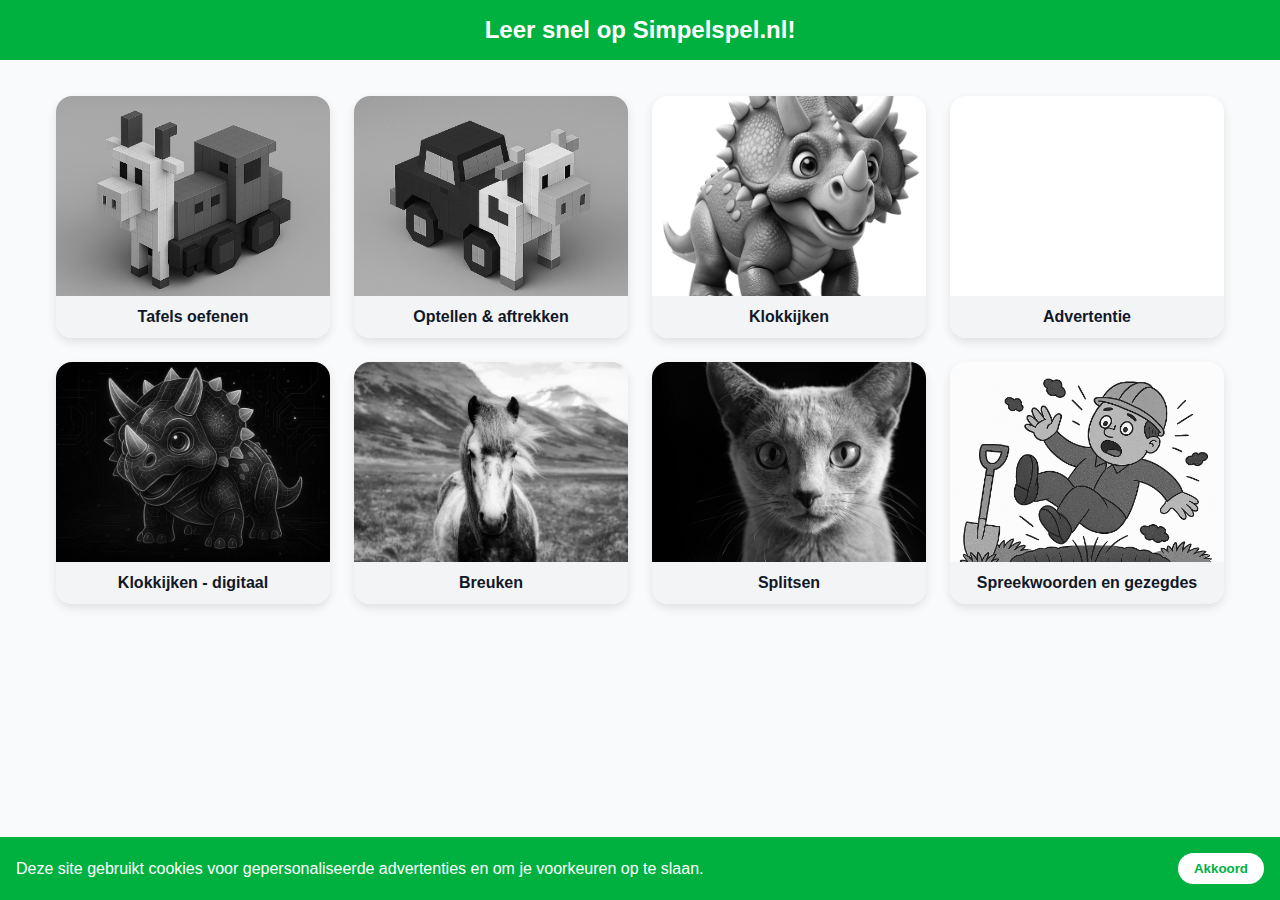
<file: index.html>
<!DOCTYPE html>
<html lang="nl">
<head>
<meta charset="UTF-8" />
<meta name="viewport" content="width=device-width, initial-scale=1.0" />
<title>Leer snel op Simpelspel.nl!</title>

<!-- Google Analytics -->
<script async src="https://www.googletagmanager.com/gtag/js?id=G-TXJZYR7KH5"></script>
<script>
  window.dataLayer = window.dataLayer || [];
  function gtag(){dataLayer.push(arguments);}
  gtag('js', new Date());
  gtag('config', 'G-TXJZYR7KH5');
</script>

<!-- Google Consent Mode v2 (default restricted until consent) -->
<script>
  window.dataLayer = window.dataLayer || [];
  function gtag(){dataLayer.push(arguments);}

  // Default: no consent until user accepts
  gtag('consent', 'default', {
    'ad_storage': 'denied',
    'analytics_storage': 'denied',
    'ad_user_data': 'denied',
    'ad_personalization': 'denied'
  });
</script>

<!-- SEO metatags -->
<meta name="description" content="Speel leerzame spelletjes voor kinderen. Educatieve online games die taal, rekenen en logisch denken helpen ontwikkelen." />
<meta name="keywords" content="spelletjes, leren, educatief, kinderen, rekenen, taal, logisch denken, online games, leerzame spelletjes" />
<meta name="author" content="Lars Finnema" />

<!-- Favicons -->
<link rel="apple-touch-icon" sizes="180x180" href="icons/apple-touch-icon.png" />
<link rel="icon" type="image/png" sizes="32x32" href="icons/icon-32.png" />
<link rel="icon" type="image/png" sizes="192x192" href="icons/icon-192.png" />
<link rel="icon" type="image/png" sizes="512x512" href="icons/icon-512.png" />

<link rel="manifest" href="manifest.json" />
<meta name="theme-color" content="#00B140" />

<style>
* { box-sizing: border-box; }

body, html {
  font-family: Arial, sans-serif;
  margin: 0;
  padding: 0;
  background: #f9fafb;
  overflow-x: hidden;
  min-height: 100%;
}

header {
  text-align: center;
  padding: 1rem;
  background: #00B140;
  color: white;
  position: fixed;
  top: 0;
  left: 0;
  width: 100%;
  z-index: 1000;
}

main {
  padding-top: 80px;
}

h1 { margin: 0; font-size: 1.5rem; }

.grid {
  display: grid;
  grid-template-columns: repeat(auto-fit, minmax(250px, 1fr));
  gap: 1.5rem;
  padding: 1rem;
  width: 100%;
  max-width: 1200px;
  margin: auto;
  align-items: stretch;
}

.card {
  border-radius: 1rem;
  overflow: hidden;
  box-shadow: 0 4px 10px rgba(0,0,0,0.1);
  background: white;
  transition: transform 0.3s ease;
  text-decoration: none;
  color: inherit;
  display: flex;
  flex-direction: column;
  height: 100%;
}

.card:hover { transform: translateY(-5px); }

.card img {
  width: 100%;
  height: 200px;
  object-fit: cover;
  object-position: center;
  filter: grayscale(100%);
  transition: filter 0.3s ease;
  display: block;
  flex-shrink: 0;
}
/* Alleen voor de Spreekwoorden en gezegdes kaart */
.card img[alt="Spreekwoorden en gezegdes leren"] {
  object-position: top;
}

.card:hover img { filter: grayscale(0%); }

.card-title {
  background: #f3f4f6;
  text-align: center;
  padding: 0.75rem;
  font-size: 1rem;
  font-weight: bold;
  color: #111827;
  flex-shrink: 0;
}

@media (max-width: 600px) {
  header h1 { font-size: 1.2rem; }
  .card img { height: 150px; }
  .grid { gap: 1rem; padding: 0.5rem; align-items: start; }
  .card { height: auto; }
}

/* Scroll-to-top button */
#scroll-top {
  position: fixed;
  bottom: 30px;
  right: 30px;
  display: none;
  background-color: #00B140; /* vaste kleur */
  color: white;
  border: none;
  border-radius: 50%;
  width: 50px;
  height: 50px;
  font-size: 2rem;
  cursor: pointer;
  box-shadow: 0 4px 10px rgba(0,0,0,0.2);
  transition: opacity 0.3s ease; /* geen kleurtransition */
  z-index: 1000;
}

/* Cookie banner */
#cookie-banner {
  position: fixed;
  bottom: 0;
  left: 0;
  width: 100%;
  background-color: #00B140;
  color: white;
  text-align: center;
  padding: 1rem;
  font-size: 1rem;
  z-index: 2000;
  display: flex;
  justify-content: space-between;
  align-items: center;
  flex-wrap: wrap;
}

#cookie-banner button {
  background: white;
  color: #00B140;
  border: none;
  padding: 0.5rem 1rem;
  border-radius: 1rem;
  cursor: pointer;
  font-weight: bold;
  margin-left: 1rem;
}
</style>

<!-- Google AdSense -->
<script async src="https://pagead2.googlesyndication.com/pagead/js/adsbygoogle.js?client=ca-pub-3156073245821665" crossorigin="anonymous"></script>
</head>
<body>

<header>
  <h1>Leer snel op Simpelspel.nl!</h1>
</header>

<!-- Cookie banner -->
<div id="cookie-banner">
  <span>
    Deze site gebruikt cookies voor gepersonaliseerde advertenties en om je voorkeuren op te slaan.
  </span>
  <button id="cookie-accept">Akkoord</button>
</div>

<main>
<div class="grid" id="card-grid">
  <!-- Gamekaartjes -->
  <a href="games/multiplication.html" class="card">
    <img src="images/voxel brainrot/tafels oefenen kaart.jpg" alt="Tafels oefenen">
    <div class="card-title">Tafels oefenen</div>
  </a>
  <a href="games/calculation.html" class="card">
    <img src="images/voxel brainrot/optellen aftrekken kaart.jpg" alt="Optellen & aftrekken">
    <div class="card-title">Optellen & aftrekken</div>
  </a>
  <a href="games/dinoclock.html" class="card">
    <img src="images/dinosaur images/triceratopsje.png" alt="Klokkijken voor kinderen (analoog)">
    <div class="card-title">Klokkijken</div>
  </a>
  <a href="games/digiclock.html" class="card">
    <img src="images/dinosaur images/Digitaal triceratopsje.jpg" alt="Klokkijken voor kinderen (digitaal)">
    <div class="card-title">Klokkijken - digitaal</div>
  </a>
  <a href="games/fractions.html" class="card">
    <img src="images/horse images/iceland-2420768_1280.jpg" alt="Oefenen met breuken">
    <div class="card-title">Breuken</div>
  </a>
  <a href="games/simplesplicing.html" class="card">
    <img src="images/russianblue images/russian-blue-7618223_1280.jpg" alt="Oefenen met splitsen">
    <div class="card-title">Splitsen</div>
  </a>
  <a href="games/spreekwoorden.html" class="card">
    <img src="images/spreekwoorden/titelkaart.jpeg" alt="Spreekwoorden en gezegdes leren">
    <div class="card-title">Spreekwoorden en gezegdes</div>
  </a>
</div>
</main>

<!-- Advertentie template -->
<template id="ad-card">
  <div class="card" style="pointer-events: none; cursor: default;">
    <div style="padding:10px; display:flex; justify-content:center; align-items:center; height:100%;">
      <ins class="adsbygoogle"
          style="display:block; width:100%; min-height:150px;"
          data-ad-client="ca-pub-3156073245821665"
          data-ad-slot="9771871555"
          data-ad-format="auto"
          data-full-width-responsive="true"></ins>
    </div>
    <div class="card-title">Advertentie</div>
  </div>
</template>

<!-- Scroll-to-top button -->
<button id="scroll-top" title="Scroll naar boven">↑</button>

<script>
document.addEventListener("DOMContentLoaded", () => {
  const grid = document.getElementById("card-grid");
  const adTemplate = document.getElementById("ad-card");
  const scrollBtn = document.getElementById("scroll-top");
  const buttonSound = new Audio('sounds/button.mp3');

  // Cookie banner + Consent Mode
  const banner = document.getElementById("cookie-banner");
  const acceptBtn = document.getElementById("cookie-accept");
  if(localStorage.getItem("cookiesAccepted") === "true") banner.style.display = "none";
  acceptBtn.addEventListener("click", () => {
    localStorage.setItem("cookiesAccepted", "true");
    banner.style.display = "none";
    gtag('consent', 'update', {
      'ad_storage': 'granted',
      'analytics_storage': 'granted',
      'ad_user_data': 'granted',
      'ad_personalization': 'granted'
    });
  });

  // Insert ad after 3rd card
  function insertAd() {
    const cards = Array.from(grid.children);
    const pos = 3;
    if (cards.length > pos) {
      const adClone = adTemplate.content.cloneNode(true);
      grid.insertBefore(adClone, grid.children[pos]);
      (adsbygoogle = window.adsbygoogle || []).push({});
    }
  }

  // Scroll-to-top button
  function checkScrollBtn() {
    scrollBtn.style.display = (window.scrollY > 50) ? "block" : "none";
  }
  window.addEventListener("scroll", checkScrollBtn);
  window.addEventListener("resize", checkScrollBtn);
  checkScrollBtn();
  scrollBtn.addEventListener("click", () => {
    window.scrollTo({ top: 0, behavior: "smooth" });
  });

  // Game card lift effect & sound + track plays
  const gameCards = document.querySelectorAll('#card-grid a.card');
  const playCount = JSON.parse(localStorage.getItem('playCount') || '{}');
  let lastPlayed = JSON.parse(localStorage.getItem('lastPlayed') || '[]');

  gameCards.forEach(card => {
    const gameName = card.querySelector('.card-title').textContent.trim();
    card.addEventListener('click', (e) => {
      e.preventDefault();
      buttonSound.currentTime = 0;
      buttonSound.play();
      card.style.transform = 'translateY(-10px)';
      card.style.transition = 'transform 0.3s ease';

      // Update localStorage
      playCount[gameName] = (playCount[gameName] || 0) + 1;
      localStorage.setItem('playCount', JSON.stringify(playCount));

      // Update lastPlayed array (remove if already exists to prevent duplicates)
      lastPlayed = lastPlayed.filter(g => g !== gameName);
      lastPlayed.unshift(gameName); // most recent first
      localStorage.setItem('lastPlayed', JSON.stringify(lastPlayed));

      const link = card.getAttribute('href');
      setTimeout(() => { window.location.href = link; }, 500);
    });
  });

  // Reorder cards based on playCount and lastPlayed
  function reorderCards() {
    const cards = Array.from(grid.querySelectorAll('a.card'));
    const adCard = grid.querySelector('.adsbygoogle')?.closest('.card');

    let gameCards = cards.filter(c => c !== adCard);

    // Determine first card (most played)
    let firstCard = null;
    if(Object.keys(playCount).length) {
      const mostPlayed = Object.entries(playCount).sort((a,b) => b[1]-a[1])[0][0];
      firstCard = gameCards.find(c => c.querySelector('.card-title').textContent.trim() === mostPlayed);
    }

    // Determine second card (last played, not same as first)
    let secondCard = null;
    if(lastPlayed.length) {
      for(let g of lastPlayed) {
        if(!firstCard || g !== firstCard.querySelector('.card-title').textContent.trim()) {
          secondCard = gameCards.find(c => c.querySelector('.card-title').textContent.trim() === g);
          break;
        }
      }
    }

    // Remove first and second from original array
    gameCards = gameCards.filter(c => c !== firstCard && c !== secondCard);

    // Build new order
    const newOrder = [];
    if(firstCard) newOrder.push(firstCard);
    if(secondCard) newOrder.push(secondCard);

    // Insert ad in 4th position
    while(gameCards.length > 0) {
      if(newOrder.length === 3 && adCard) newOrder.push(adCard);
      newOrder.push(gameCards.shift());
    }
    if(newOrder.length < 4 && adCard) newOrder.splice(3,0,adCard);

    // Clear grid and append
    grid.innerHTML = '';
    newOrder.forEach(c => grid.appendChild(c));
    if(adCard) (adsbygoogle = window.adsbygoogle || []).push({});
  }

  reorderCards();
  insertAd();
});
</script>


</body>
</html>
</file>
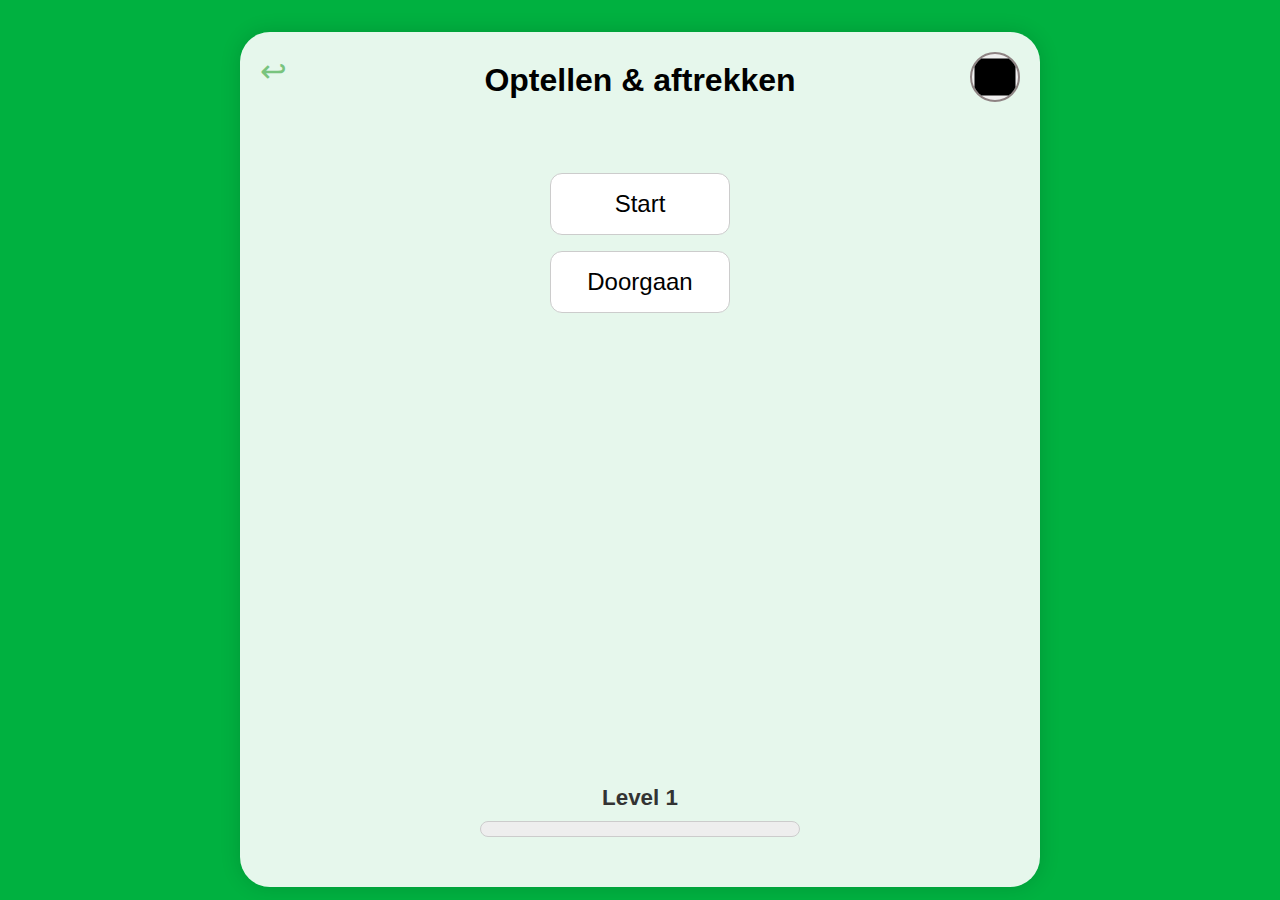
<file: games/calculation.html>
<!DOCTYPE html>
<html lang="nl">
<head>
<meta charset="UTF-8" />
<meta name="viewport" content="width=device-width, initial-scale=1.0" />
<title>Optellen & aftrekken</title>

<!-- Favicons (same as index.html) -->
<link rel="apple-touch-icon" sizes="180x180" href="../icons/apple-touch-icon.png" />
<link rel="icon" type="image/png" sizes="32x32" href="../icons/icon-32.png" />
<link rel="icon" type="image/png" sizes="192x192" href="../icons/icon-192.png" />
<link rel="icon" type="image/png" sizes="512x512" href="../icons/icon-512.png" />

<link rel="stylesheet" href="../template/template.css">

<style>
  html, body { height: 100%; margin: 0; padding: 0; }

  body {
    display: flex;
    flex-direction: column;
    align-items: center;
    justify-content: flex-start;
    padding-top: 2rem;
    box-sizing: border-box;
  }

  #gameWrapper, #levelContainer { display: none; }

  #gameWrapper {
    display: flex;
    flex-direction: column;
    align-items: center;
    width: 90%;
    max-width: 400px;
    flex: 1 0 auto;
  }

  #gameContent {
    width: 100%;
    display: flex;
    flex-direction: column;
    align-items: center;
    gap: 1.2rem;
    flex: 1 0 auto;
    justify-content: flex-start;
    margin-top: -1.5rem;
  }

  #gameContent div { font-size: 1.4rem; margin-bottom: 0; text-align: center; }

  #gameContent input[type="text"] {
    font-size: 1.7rem;
    padding: 0;
    max-width: 240px;
    text-align: center;
    border-radius: 12px;
    border: 1px solid #ccc;
  }

  #gameContent button {
    padding: 0.4rem 0.8rem;
    border: 1px solid #ccc;
    border-radius: 12px;
    font-size: 1.3rem;
    cursor: pointer;
    background-color: white;
    transition: background-color 0.2s ease;
    width: 100%;
  }

  #gameContent > div:nth-child(2) button {
    font-size: 1.0rem;
    padding: 0;
    border-radius: 10px;
  }

  .correct { background-color: #4caf50 !important; color: white; }
  .wrong { background-color: #f44336 !important; color: white; }

  #feedback {
    font-size: 1.2rem;
    font-weight: bold;
    min-height: 1.5em;
    text-align: center;
    margin-bottom: 1.25rem;
    color: red;
  }

  #levelContainer {
    width: 90%;
    max-width: 400px;
    margin-top: 1.2rem;
    display: flex;
    flex-direction: column;
    align-items: center;
  }

  #levelDisplay { font-size: 1.4rem; margin-bottom: 0.4rem; }

  #progressContainer {
    width: 80%;
    max-width: 320px;
    margin: 0 auto;
    height: 16px;
    border: 1px solid #ccc;
    border-radius: 8px;
    background-color: #eee;
  }

  #progressBar {
    height: 100%;
    width: 0%;
    background-color: #68a749;
    border-radius: 8px;
    transition: width 0.3s ease;
  }

  #startScreen {
    display: flex;
    flex-direction: column;
    align-items: center;
    gap: 1rem;
  }
  #startScreen button {
    padding: 1rem 2rem;
    font-size: 1.5rem;
    border-radius: 12px;
    cursor: pointer;
  }

  .startButton {
    width: 180px;       /* same fixed width */
    padding: 0.8rem 0;  /* same padding */
    font-size: 1.5rem;  /* same font size */
    border-radius: 12px;
    border: 1px solid #ccc;
    background-color: white;
    cursor: pointer;
    transition: background-color 0.2s ease;
  }

  .startButton:hover {
    background-color: #e0f0d9;
  }

  @media (max-width: 768px) {
    #gameContent div { font-size: 1.7rem; }
    #gameContent input[type="text"] { font-size: 1.7rem; padding: 0.6rem; max-width: 80%; }
    #gameContent button { font-size: 1.5rem; padding: 0.6rem 1rem; }
    #gameContent > div:nth-child(2) button { font-size: 1.7rem; padding: 1rem; border-radius: 12px; }
  }
</style>
</head>

<body>
<div id="container">
  <a id="backArrow" href="../index.html">↩︎</a>
  <input type="color" id="bgColorPicker" />
  <h1 id="gameTitle">Optellen & aftrekken</h1>

  <!-- Start screen -->
  <div id="startScreen" style="display:flex; flex-direction:column; align-items:center; gap:1rem; margin-top:3rem;">
    <button id="startNew" class="startButton">Start</button>
    <button id="continue" class="startButton">Doorgaan</button>
  </div>

  <div id="gameWrapper">
      <div id="feedback"></div>
      <div id="gameContent"></div>
  </div>

  <div id="levelContainer">
    <div id="levelDisplay">Level 1</div>
    <div id="progressContainer">
      <div id="progressBar"></div>
    </div>
  </div>
</div>

<script src="../template/template.js"></script>

<script>
const gameContent = document.getElementById("gameContent");
const feedback = document.getElementById("feedback");

const successImages = [
  'voxel brainrot/baleno aeronauto.jpg',
  'voxel brainrot/bassolussino.jpg',
  'voxel brainrot/bifolato carnebovino.jpg',
  'voxel brainrot/buscorno gigantini.jpg',
  'voxel brainrot/capricoptero.jpg',
  'voxel brainrot/capronzo ferroviaia.jpg',
  'voxel brainrot/cavaldo triciclino.jpg',
  'voxel brainrot/coniglietto quattroruote.jpg',
  'voxel brainrot/elefanto motoretto.jpg',
  'voxel brainrot/felinella rotarino.jpg',
  'voxel brainrot/flaminoggio rollarossa.jpg',
  'voxel brainrot/girattino cursore.jpg',
  'voxel brainrot/granaglia maiali.jpg',
  'voxel brainrot/lumacardi rotellini.jpg',
  'voxel brainrot/orsorulla.jpg',
  'voxel brainrot/panda spingiterreni.jpg',
  'voxel brainrot/pecuura croccante.jpg',
  'voxel brainrot/pescarretto carbonello.jpg',
  'voxel brainrot/pollastro navigatto.jpg',
  'voxel brainrot/scorpione ghiacciatore.jpg',
  'voxel brainrot/serpenza pedalaio.jpg',
  'voxel brainrot/testuggino reclinetto.jpg',
  'voxel brainrot/titlecard.jpg',
  'voxel brainrot/uccello sommergino.jpg',
];

let overlay, overlayImg, overlayAudio;

// --- Mobile detection ---
function isMobile() { return window.innerWidth <= 1024; }

function createOverlay() {
  overlay = document.createElement("div");
  overlay.style.position = "fixed";
  overlay.style.top = "0";
  overlay.style.left = "0";
  overlay.style.width = "100%";
  overlay.style.height = "100%";
  overlay.style.background = "rgba(0,0,0,0.8)";
  overlay.style.display = "flex";
  overlay.style.justifyContent = "center";
  overlay.style.alignItems = "center";
  overlay.style.zIndex = "9999";
  overlay.style.cursor = "pointer";
  overlay.style.visibility = "hidden";

  overlayImg = document.createElement("img");
  overlayImg.style.maxWidth = "90%";
  overlayImg.style.maxHeight = "90%";
  overlayImg.style.borderRadius = "12px";
  overlayImg.style.boxShadow = "0 0 20px rgba(0,0,0,0.5)";

  overlay.appendChild(overlayImg);
  document.body.appendChild(overlay);

  overlay.addEventListener("click", () => {
    overlay.style.visibility = "hidden";
    if (overlayAudio) { overlayAudio.pause(); overlayAudio = null; }
    progressCount = 0;
    setProgress(0);
    showQuestion();
  });
}

function showRandomSuccess() {
  const randomFile = successImages[Math.floor(Math.random() * successImages.length)];
  overlayImg.src = `../images/${randomFile}`;
  overlay.style.visibility = "visible";
  const soundPath = `../sounds/${randomFile.replace('.jpg','.mp3')}`;
  overlayAudio = new Audio(soundPath);
  overlayAudio.play();
}

// --- game variables ---
let currentLevel = 1;
let displayLevel = 1;
let currentQuestionIndex = 0;
let selectedTable = Math.floor(Math.random() * 12) + 1;
let questions = [];
let progressCount = 0;
let questionFailed = false;

// --- localStorage ---
function storageKey() { return `addition_progress_table`; }

function saveProgress() {
  const data = { level: currentLevel, progressCount: progressCount, questionIndex: currentQuestionIndex };
  localStorage.setItem(storageKey(), JSON.stringify(data));
}

function loadProgress() {
  const data = localStorage.getItem(storageKey());
  if(data){
    const obj = JSON.parse(data);
    currentLevel = obj.level || 1;
    currentQuestionIndex = obj.questionIndex || 0;
    progressCount = obj.progressCount || 0;
  } else {
    currentLevel = 1;
    currentQuestionIndex = 0;
    progressCount = 0;
  }
  displayLevel = currentLevel;
  setLevel(currentLevel);
  setProgress((progressCount / 10) * 100);
}

// --- sound helpers ---
function playAdvance() { if(typeof playAdvanceSound === 'function') playAdvanceSound(); }
function playWrong() { if(typeof playIncorrectSound === 'function') playIncorrectSound(); }
function playDemote() { if(typeof playDemoteSound === 'function') playDemoteSound(); }

function setLevel(level){ document.getElementById("levelDisplay").textContent = `Level ${displayLevel}`; }
function setProgress(percent){ document.getElementById("progressBar").style.width = percent + "%"; }

// --- generateQuestions ---
function generateQuestions() {
  let qs = [];
  if(currentLevel === 1){
    for(let i=0;i<10;i++){
      const a = Math.floor(Math.random()*5)+1;
      const b = Math.floor(Math.random()*5)+1;
      qs.push({type:'add', num1:a, num2:b});
    }
  } else if(currentLevel === 2){
    for(let i=0;i<10;i++){
      const a = Math.floor(Math.random()*6)+5;
      const b = Math.floor(Math.random()*5)+1;
      qs.push({type:'add', num1:a, num2:b});
    }
  } else if(currentLevel === 3){
    for(let i=0;i<10;i++){
      const a = Math.floor(Math.random()*6)+5;
      const b = Math.floor(Math.random()*4)+1;
      qs.push({type:'sub', num1:a, num2:b});
    }
  } else if(currentLevel === 4){
    let addCount = 0, subCount = 0;
    while(qs.length < 10){
      const isAdd = Math.random() < 0.5;
      if(isAdd && addCount<5){
        const a = Math.floor(Math.random()*6)+5;
        const b = Math.floor(Math.random()*5)+1;
        qs.push({type:'add', num1:a, num2:b});
        addCount++;
      } else if(!isAdd && subCount<5){
        const a = Math.floor(Math.random()*6)+5;
        const b = Math.floor(Math.random()*4)+1;
        qs.push({type:'sub', num1:a, num2:b});
        subCount++;
      }
    }
  } else if(currentLevel === 5){
    let addCount = 0, subCount = 0;
    while(qs.length < 10){
      const isAdd = Math.random() < 0.5;
      if(isAdd && addCount<5){
        const a = Math.floor(Math.random()*10)+1;
        const b = Math.floor(Math.random()*10)+1;
        qs.push({type:'add', num1:a, num2:b});
        addCount++;
      } else if(!isAdd && subCount<5){
        const a = Math.floor(Math.random()*11)+10;
        const b = Math.floor(Math.random()*10)+1;
        qs.push({type:'sub', num1:a, num2:b});
        subCount++;
      }
    }
  } else if(currentLevel === 6){
    let addCount = 0, subCount = 0;
    while(qs.length < 10){
      const isAdd = Math.random() < 0.5;
      if(isAdd && addCount<5){
        const a = Math.floor(Math.random()*11)+10;
        const b = Math.floor(Math.random()*10)+1;
        qs.push({type:'add', num1:a, num2:b});
        addCount++;
      } else if(!isAdd && subCount<5){
        const a = Math.floor(Math.random()*6)+15;
        const b = Math.floor(Math.random()*14)+1;
        qs.push({type:'sub', num1:a, num2:b});
        subCount++;
      }
    }
  } else if(currentLevel === 7 || currentLevel >= 8){
    for(let i=0;i<10;i++){
      const isAdd = Math.random() < 0.5;
      if(isAdd){
        const a = Math.floor(Math.random()*100)+1;
        const b = Math.floor(Math.random()*(100-a+1));
        qs.push({type:'add', num1:a, num2:b});
      } else {
        const a = Math.floor(Math.random()*100)+1;
        const b = Math.floor(Math.random()*a);
        qs.push({type:'sub', num1:a, num2:b});
      }
    }
  }
  questions = qs;
}

// --- generateOptions ---
function generateOptions(correct, level){
  const options = [correct];
  let minOpt = 0, maxOpt = 10;

  if(level === 1) { minOpt = 1; maxOpt = 10; }
  else if(level === 2) { minOpt = 5; maxOpt = 15; }
  else if(level === 3) { minOpt = 1; maxOpt = 10; }
  else if(level === 4) { minOpt = 1; maxOpt = 15; }
  else if(level === 5) { minOpt = 1; maxOpt = 20; }
  else if(level === 6) { minOpt = 1; maxOpt = 30; }
  else if(level === 7) { minOpt = 0; maxOpt = 99; }

  while(options.length < 3){
    let opt = Math.floor(Math.random()*(maxOpt-minOpt+1))+minOpt;
    if(!options.includes(opt)) options.push(opt);
  }
  return options.sort(()=>Math.random()-0.5);
}

// --- showQuestion ---
function showQuestion(){
  if(!selectedTable) return;
  gameContent.innerHTML = "";

  if(currentQuestionIndex >= questions.length){
    currentLevel++;
    displayLevel++;
    setLevel(currentLevel);
    generateQuestions();
    currentQuestionIndex = 0;
    progressCount = 0;
    saveProgress();
    showRandomSuccess();
    showQuestion();
    return;
  }

  const q = questions[currentQuestionIndex];
  const correctAnswer = q.type==='add'? q.num1+q.num2 : q.num1-q.num2;
  questionFailed = false;

  const qEl = document.createElement("div");
  qEl.textContent = q.type==='add'? `Wat is ${q.num1} + ${q.num2} ?` : `Wat is ${q.num1} - ${q.num2} ?`;
  gameContent.appendChild(qEl);

  if(currentLevel >= 8){ 
    // Text input for level 8+
    const display = document.createElement("input");
    display.type = "text";
    display.readOnly = isMobile(); 
    gameContent.appendChild(display);

    if(!isMobile()){ setTimeout(() => { display.focus(); }, 0); }

    if(isMobile()){ 
      const keypad = document.createElement("div");
      keypad.style.display = "grid";
      keypad.style.gridTemplateColumns = "repeat(3, 1fr)";
      keypad.style.gap = "0.5rem";
      keypad.style.marginTop = "1rem";
      gameContent.appendChild(keypad);

      const buttons = ["1","2","3","4","5","6","7","8","9","←","0","✓"];
      buttons.forEach(b=>{
        const btn = document.createElement("button");
        btn.textContent = b;
        keypad.appendChild(btn);
        btn.addEventListener("click", ()=>{
          if(b==="←"){ display.value = display.value.slice(0,-1); }
          else if(b==="✓"){ checkAnswer(parseInt(display.value.trim())); }
          else { display.value += b; }
        });
      });
    } else { 
      display.addEventListener("keyup", e=>{
        if(e.key==="Enter"){ checkAnswer(parseInt(display.value.trim())); }
      });
    }
  } else {
    // Multiple choice
    const opts = generateOptions(correctAnswer, currentLevel);
    opts.forEach(opt=>{
      const btn = document.createElement("button");
      btn.textContent = opt;
      btn.addEventListener("click", ()=>{ checkAnswer(opt); });
      gameContent.appendChild(btn);
    });
  }

  function checkAnswer(value){
    if(isNaN(value)) return;
    feedback.textContent = "";
    if(value === correctAnswer){
      playAdvance();
      progressCount++;
      setProgress((progressCount/questions.length)*100);
      saveProgress();
      currentQuestionIndex++;
      showQuestion();
    } else {
      questionFailed = true;
      feedback.textContent = `Helaas! ${q.num1} ${q.type==='add'?'+':'-'} ${q.num2} = ${correctAnswer}`;
      handleWrong();
    }
  }

  function handleWrong(){
    if(progressCount>0){
      progressCount=0; currentQuestionIndex=0; setProgress(0); playWrong(); saveProgress();
      setTimeout(showQuestion, 800);
    } else if(currentLevel>1){
      currentLevel--; displayLevel--; setLevel(currentLevel); generateQuestions(); currentQuestionIndex=0; progressCount=0; setProgress(0); playDemote(); saveProgress();
      setTimeout(showQuestion, 800);
    } else {
      progressCount=0; currentQuestionIndex=0; setProgress(0); playWrong(); saveProgress();
      setTimeout(showQuestion, 800);
    }
  }
}

// --- Start / Continue buttons ---
const startScreen = document.getElementById('startScreen');
const startNewBtn = document.getElementById('startNew');
const continueBtn = document.getElementById('continue');

startNewBtn.addEventListener('click', () => {
  currentLevel = 1;
  displayLevel = 1;
  currentQuestionIndex = 0;
  progressCount = 0;
  saveProgress();
  generateQuestions();

  startScreen.style.display = 'none';
  document.getElementById('gameWrapper').style.display = 'flex';
  document.getElementById('levelContainer').style.display = 'flex';
  
  showQuestion();
  createOverlay();
});

continueBtn.addEventListener('click', () => {
  loadProgress();
  generateQuestions();

  startScreen.style.display = 'none';
  document.getElementById('gameWrapper').style.display = 'flex';
  document.getElementById('levelContainer').style.display = 'flex';

  showQuestion();
  createOverlay();
});

// --- Initialize after page load ---
window.addEventListener('load', () => {
  // Wait for user interaction to start
});
</script>

</body>
</html>
</file>
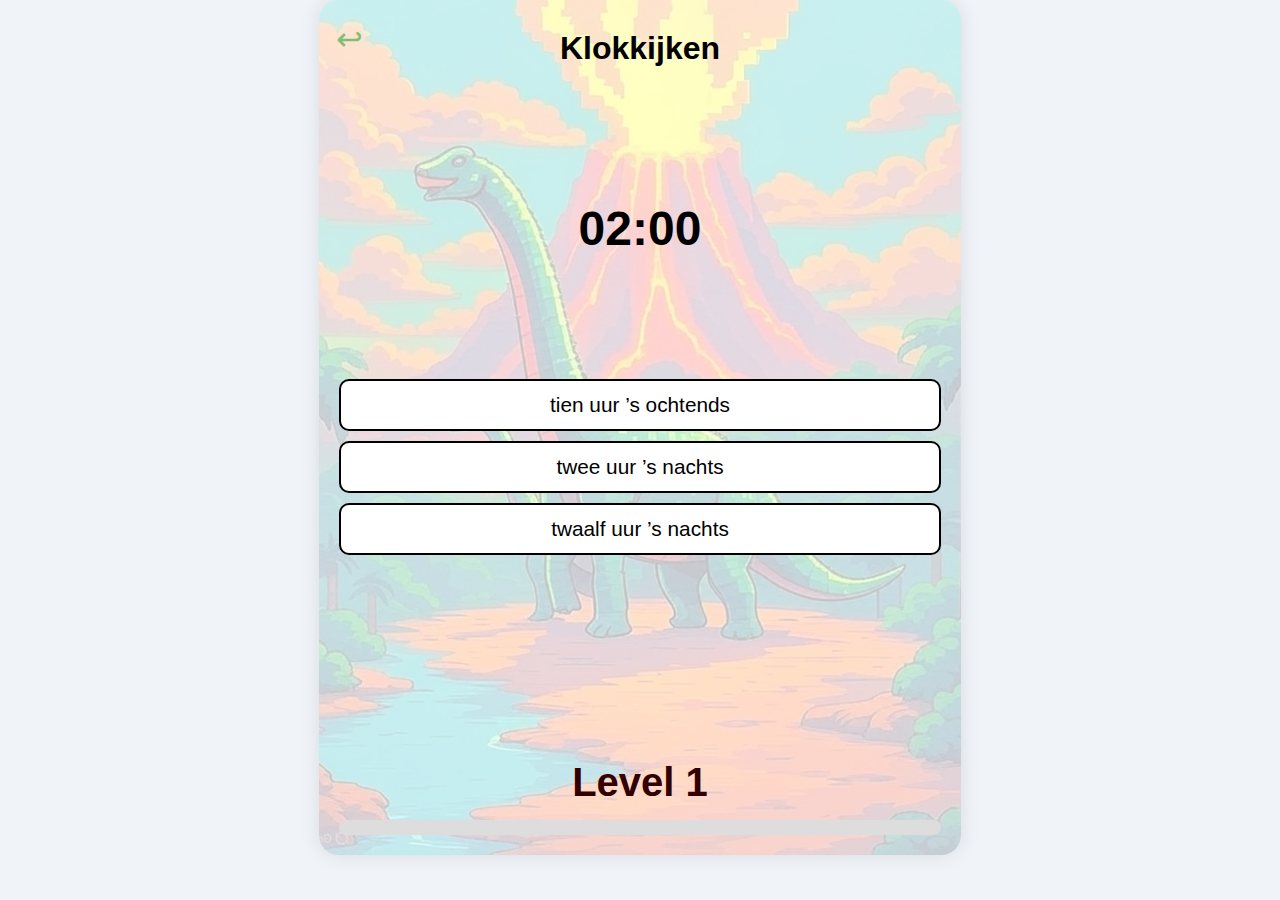
<file: games/digiclock.html>
<!DOCTYPE html>
<html lang="nl">
<head>
  <meta charset="UTF-8" />
  <meta name="viewport" content="width=device-width, initial-scale=1.0" />
  <title>Klokkijken - Digitaal</title>
  <link rel="icon" type="image/png" sizes="32x32" href="../icons/icon-32.png" />
  <style>
    * { box-sizing: border-box; }
    html, body { margin: 0; padding: 0; height: 100%; background: #f0f4f8; font-family: 'Segoe UI', sans-serif; overflow: hidden; }

    #container {
      position: relative;
      display: flex;
      flex-direction: column;
      justify-content: space-between;
      align-items: center;
      background: white;
      border-radius: 20px;
      padding: 20px;
      margin: auto;
      height: 95vh;
      aspect-ratio: 3 / 4;
      max-height: 95vh;
      max-width: 95vw;
      box-shadow: 0 0 20px rgba(0,0,0,0.1);
      overflow: hidden;
    }

    #container::before {
      content: "";
      position: absolute;
      top: 0; left: 0;
      width: 100%;
      height: 100%;
      background-image: url("../images/dinosaur images/Digitale achtergrond.jpg");
      background-size: cover;
      background-position: center;
      opacity: 0.25;
      z-index: 0;
    }

    #container > * { position: relative; z-index: 1; }

    #levelIndicator { position: absolute; bottom: 50px; font-size: 2.5em; font-weight: bold; z-index: 2; }
    h1 { margin: 10px 0; font-size: 2em; }

    #digitalClock {
      font-size: 3em;
      font-weight: bold;
      margin: 20px 0;
    }

    #choices { display: flex; flex-direction: column; gap: 10px; width: 100%; }

    .answer-btn {
      padding: 12px;
      font-size: 1.3em;
      border: 2px solid black;
      border-radius: 10px;
      background-color: #fff;
      cursor: pointer;
      transition: all 0.3s;
    }

    .answer-btn.correct { border-color: green; box-shadow: 0 0 10px green; }
    .answer-btn.wrong { border-color: red; box-shadow: 0 0 10px red; }

    #feedback { font-size: 1.2em; height: 1.5em; margin-top: 10px; color: #444; }
    #progressBar { width: 100%; height: 15px; background: #ddd; border-radius: 10px; overflow: hidden; }
    #progress { height: 100%; width: 0%; background: #4caf50; transition: width 0.3s; }

    @media (max-height: 500px), (max-width: 400px) {
      #container { padding: 10px; }
      .answer-btn { font-size: 1em; }
      h1 { font-size: 1.2em; }
      #levelIndicator { font-size: 2em; }
    }

    #celebrationOverlay {
      display: none;
      position: fixed;
      top: 0; left: 0;
      width: 100vw;
      height: 100vh;
      background: rgba(255, 255, 255, 0.9);
      z-index: 9999;
      justify-content: center;
      align-items: center;
      cursor: pointer;
    }

    #celebrationOverlay img { max-width: 60%; max-height: 60%; }

    #backArrow {
      position: absolute;
      top: 20px;
      left: 30px;
      transform: translateX(-50%);
      font-size: 2rem;
      text-decoration: none;
      color: #4caf50;
      opacity: 0.7;
      transition: opacity 0.2s, transform 0.2s;
      z-index: 20;
    }

    #backArrow:hover { opacity: 1; transform: translateX(-50%) translateY(-2px); }
  </style>
</head>
<body>
<div id="celebrationOverlay" onclick="hideCelebration()">
  <img src="../images/dinosaur images/Digitaal triceratopsje.jpg" alt="Gefeliciteerd!" />
</div>

<div id="container">
  <div id="levelIndicator">Level 1</div>
  <a id="backArrow" href="../index.html">↩︎</a>
  <h1>Klokkijken</h1>
  <div id="digitalClock">00:00</div>
  <div id="choices"></div>
  <p id="feedback"></p>
  <div id="progressBar"><div id="progress"></div></div>
</div>

<!-- Sound Effects -->
<audio id="successSound" src="../sounds/advance.mp3"></audio>
<audio id="wrong1Sound" src="../sounds/incorrect.mp3"></audio>
<audio id="wrong2Sound" src="../sounds/demote.mp3"></audio>
<audio id="winnerSound" src="../sounds/winner.mp3"></audio>

<script>
const levelIndicator = document.getElementById("levelIndicator");
const digitalClock = document.getElementById("digitalClock");
const choicesContainer = document.getElementById("choices");
const feedback = document.getElementById("feedback");
const progressBar = document.getElementById("progress");
const celebrationOverlay = document.getElementById("celebrationOverlay");

let level = 1;
let correctCount = 0;
let wrongCount = 0;
let lastTime = { h: -1, m: -1 };
let hasCompletedLevel6 = false;

const successSound = document.getElementById("successSound");
const wrong1Sound = document.getElementById("wrong1Sound");
const wrong2Sound = document.getElementById("wrong2Sound");
const winnerSound = document.getElementById("wrong2Sound");

function updateLevelColor(level) {
  const redIntensity = Math.min(255, 50 + (level - 1) * 40);
  levelIndicator.style.color = `rgb(${redIntensity}, 0, 0)`;
}

function generateTime(level) {
  let h, m;
  switch(level){
    case 1: m = 0; h = rand(0,11); break;
    case 2: m = rand(0,1)*30; h = rand(0,11); break;
    case 3: m = [0,15,30,45][rand(0,3)]; h = rand(0,11); break;
    case 4: m = [0,5,10,50,55][rand(0,4)]; h = rand(0,11); break;
    case 5: m = [20,25,30,35,40][rand(0,4)]; h = rand(0,11); break;
    case 6: m = rand(0,11)*5; h = rand(0,11); break;
  }

  // 50% chance to switch to PM (12–23)
  if(Math.random() < 0.5) h += 12;

  // keep hours within 0-23
  h = h % 24;

  return { h, m };
}

function drawDigitalClock(h,m){
  const hh = h.toString().padStart(2,'0');
  const mm = m.toString().padStart(2,'0');
  digitalClock.textContent = `${hh}:${mm}`;
}

function formatTimeDutch(h, m) {
  const hMod = h % 12;
  const currentHour = hMod;
  const nextHour = (hMod + 1) % 12;

  const hourNames = [
    "twaalf", "één", "twee", "drie", "vier", "vijf",
    "zes", "zeven", "acht", "negen", "tien", "elf"
  ];

  let suffix = "";
  if (h >= 6 && h < 12) suffix = " ’s ochtends";       // 05:00 - 11:59
  else if (h >= 12 && h < 18) suffix = " ’s middags";  // 12:00 - 17:59
  else if (h >= 18 && h < 24) suffix = " ’s avonds";   // 18:00 - 21:59
  else suffix = " ’s nachts";                          // 22:00 - 04:59

  switch (m) {
    case 0: return `${hourNames[currentHour]} uur${suffix}`;
    case 15: return `kwart over ${hourNames[currentHour]}${suffix}`;
    case 30: return `half ${hourNames[nextHour]}${suffix}`;
    case 45: return `kwart voor ${hourNames[nextHour]}${suffix}`;
    case 5: return `vijf over ${hourNames[currentHour]}${suffix}`;
    case 10: return `tien over ${hourNames[currentHour]}${suffix}`;
    case 20: return `tien voor half ${hourNames[nextHour]}${suffix}`;
    case 25: return `vijf voor half ${hourNames[nextHour]}${suffix}`;
    case 35: return `vijf over half ${hourNames[nextHour]}${suffix}`;
    case 40: return `tien over half ${hourNames[nextHour]}${suffix}`;
    case 50: return `tien voor ${hourNames[nextHour]}${suffix}`;
    case 55: return `vijf voor ${hourNames[nextHour]}${suffix}`;
    default: return `${hourNames[currentHour]} uur${suffix}`;
  }
}

function generateChoices(correct, level){
  const choices = new Set();
  choices.add(correct);
  while(choices.size<3){
    const t = generateTime(level);
    choices.add(formatTimeDutch(t.h,t.m));
  }
  return Array.from(choices).sort(()=>Math.random()-0.5);
}

function updateProgress(){
  progressBar.style.width = `${(correctCount/10)*100}%`;
}

function nextQuestion(){
  feedback.textContent="";
  choicesContainer.innerHTML="";

  let time;
  do { time=generateTime(level); } while(time.h===lastTime.h && time.m===lastTime.m);
  lastTime = time;

  const correctLabel = formatTimeDutch(time.h,time.m);
  drawDigitalClock(time.h,time.m);

  const options = generateChoices(correctLabel,level);
  options.forEach(opt=>{
    const btn=document.createElement("button");
    btn.textContent=opt;
    btn.className="answer-btn";
    btn.onclick=()=>{
      const isCorrect = opt===correctLabel;
      btn.classList.add(isCorrect?"correct":"wrong");
      if(isCorrect){
        correctCount++;
        wrongCount=0;
        updateProgress();
        if(correctCount>=10){
          successSound.play();
          if(level===6){ showCelebration(); }
          level = Math.min(6, level+1);
          correctCount=0; wrongCount=0;
        }
        setTimeout(nextQuestion,1000);
      }else{
        wrongCount++;
        correctCount=(level===1)?correctCount:0;
        if(wrongCount===1) wrong1Sound.play();
        if(wrongCount>=2){
          wrong2Sound.play();
          level=Math.max(1,level-1);
          correctCount=0; wrongCount=0;
        }
        feedback.textContent=`Helaas, het juiste antwoord was: ${correctLabel}`;
        setTimeout(nextQuestion,3000);
      }
      levelIndicator.textContent=`Level ${level}`;
      updateLevelColor(level);
      updateProgress();
    };
    choicesContainer.appendChild(btn);
  });
}

function rand(min,max){ return Math.floor(Math.random()*(max-min+1)+min); }

function showCelebration() {
  celebrationOverlay.style.display = "flex";
  hasCompletedLevel6 = true;
  winnerSound.play();
}

function hideCelebration(){ celebrationOverlay.style.display="none"; }

updateLevelColor(level);
nextQuestion();
</script>
</body>
</html>
</file>
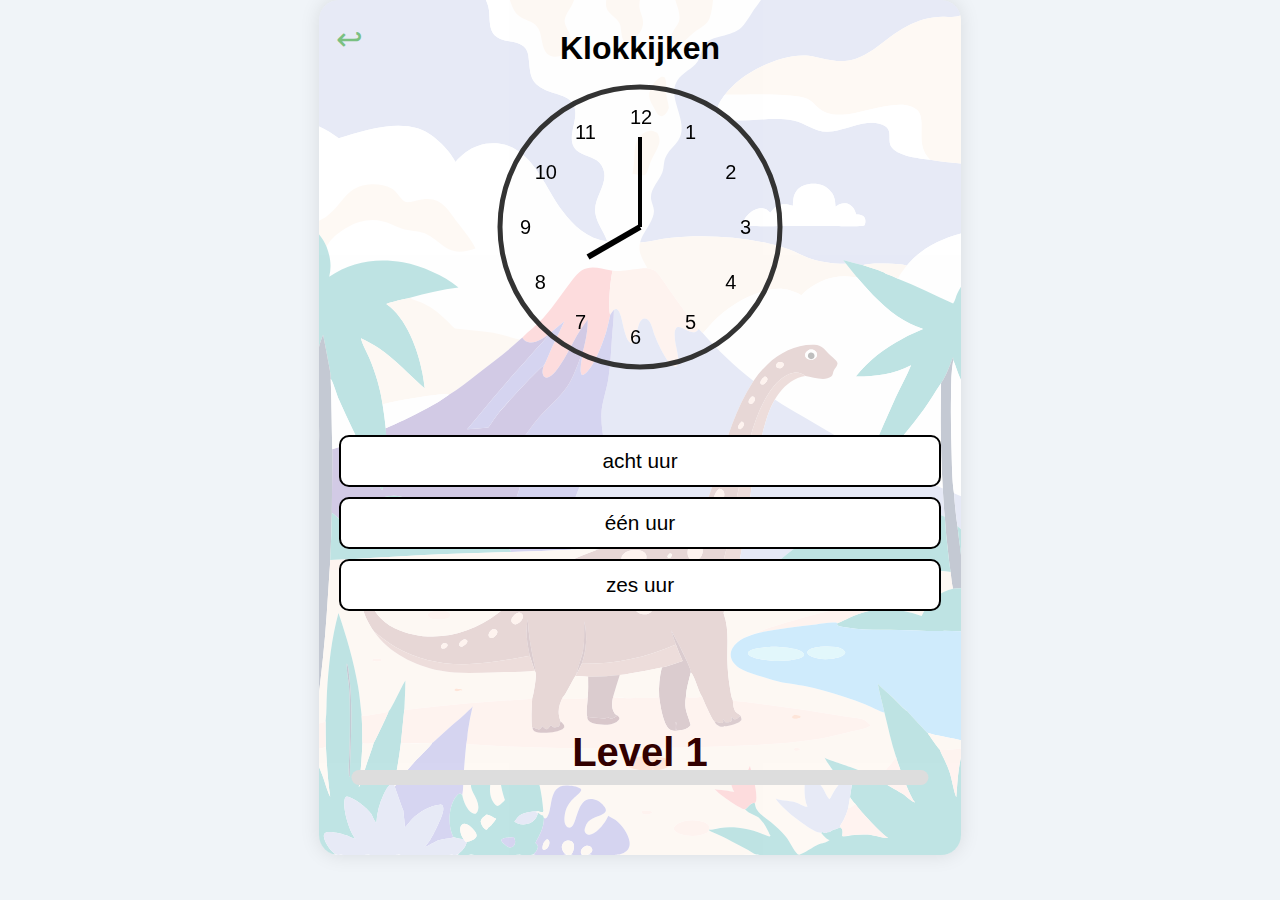
<file: games/dinoclock.html>
<!DOCTYPE html>
<html lang="nl">
<head>
  <meta charset="UTF-8" />
  <meta name="viewport" content="width=device-width, initial-scale=1.0" />
  <title>Klokkijken</title>
  <link rel="icon" type="image/png" sizes="32x32" href="../icons/icon-32.png" />
  <style>
    * {
      box-sizing: border-box;
    }

    html, body {
      margin: 0;
      padding: 0;
      height: 100%;
      background: #f0f4f8;
      font-family: 'Segoe UI', sans-serif;
      overflow: hidden;
    }

    #container {
      position: relative;
      display: flex;
      flex-direction: column;
      justify-content: flex-start; /* stack from top */
      align-items: center;
      background: white;
      border-radius: 20px;
      padding: 20px;
      margin: auto;
      height: 95vh;
      aspect-ratio: 3 / 4;
      max-height: 95vh;
      max-width: 95vw;
      box-shadow: 0 0 20px rgba(0,0,0,0.1);
      overflow: hidden;
    }

    #container::before {
      content: "";
      position: absolute;
      top: 0; left: 0;
      width: 100%;
      height: 100%;
      background-image: url("../images/dinosaur images/achtergrond.svg");
      background-size: cover;
      background-position: center;
      opacity: 0.25;
      z-index: 0;
    }

    #container > * {
      position: relative;
      z-index: 1;
    }

    #levelIndicator {
      position: absolute;
      bottom: 80px;
      left: 50%;
      transform: translateX(-50%);
      font-size: 2.5em;
      font-weight: bold;
      z-index: 2;
    }

    h1 {
      margin: 10px 0;
      font-size: 2em;
    }

    #clockCanvas {
      width: 100%;
      max-width: 300px;
      height: auto;
      aspect-ratio: 1 / 1;
    }

    /* Wrap feedback + choices into a middle section */
    #contentArea {
      flex: 1;
      display: flex;
      flex-direction: column;
      align-items: center;
      justify-content: flex-start;
      width: 100%;
      padding-bottom: 120px; /* keep clear space for progress + level */
      box-sizing: border-box;
    }

    #feedback {
      font-size: 1.2em;
      height: 1.5em;
      margin-bottom: 10px;
      color: #444;
    }

    #choices {
      display: flex;
      flex-direction: column;
      gap: 10px;
      width: 100%;
      flex-grow: 1;
      justify-content: flex-start;
    }

    .answer-btn {
      padding: 12px;
      font-size: 1.3em;
      border: 2px solid black;
      border-radius: 10px;
      background-color: #fff;
      cursor: pointer;
      transition: all 0.3s;
    }

    .answer-btn.correct {
      border-color: green;
      box-shadow: 0 0 10px green;
    }

    .answer-btn.wrong {
      border-color: red;
      box-shadow: 0 0 10px red;
    }

    #progressBar {
      position: absolute;
      bottom: 70px;
      left: 50%;
      transform: translateX(-50%);
      width: 90%;
      height: 15px;
      background: #ddd;
      border-radius: 10px;
      overflow: hidden;
    }

    #progress {
      height: 100%;
      width: 0%;
      background: #4caf50;
      transition: width 0.3s;
    }

    @media (max-height: 500px), (max-width: 400px) {
      #container {
        padding: 10px;
      }

      .answer-btn {
        font-size: 1em;
      }

      h1 {
        font-size: 1.2em;
      }

      #levelIndicator {
        font-size: 2em;
      }
    }

    #celebrationOverlay {
      display: none;
      position: fixed;
      top: 0; left: 0;
      width: 100vw;
      height: 100vh;
      background: rgba(255, 255, 255, 0.9);
      z-index: 9999;
      justify-content: center;
      align-items: center;
      cursor: pointer;
    }

    #celebrationOverlay img {
      max-width: 60%;
      max-height: 60%;
    }

    #backArrow {
      position: absolute;
      top: 20px;
      left: 30px;
      transform: translateX(-50%);
      font-size: 2rem;
      text-decoration: none;
      color: #4caf50;
      opacity: 0.7;
      transition: opacity 0.2s, transform 0.2s;
      z-index: 20;
    }

    #backArrow:hover {
      opacity: 1;
      transform: translateX(-50%) translateY(-2px);
    }
  </style>
</head>
<body>
<div id="celebrationOverlay" onclick="hideCelebration()">
  <img src="../images/dinosaur images/triceratopsje.png" alt="Gefeliciteerd!" />
</div>
  <div id="container">
    <div id="levelIndicator">Level 1</div>
    <a id="backArrow" href="../index.html">↩︎</a>
    <h1>Klokkijken</h1>
    <canvas id="clockCanvas" width="300" height="300"></canvas>

    <div id="contentArea">
      <p id="feedback"></p>
      <div id="choices"></div>
    </div>

    <div id="progressBar"><div id="progress"></div></div>
  </div>

  <!-- Sound Effects -->
  <audio id="successSound" src="../sounds/advance.mp3"></audio>
  <audio id="wrong1Sound" src="../sounds/incorrect.mp3"></audio>
  <audio id="wrong2Sound" src="../sounds/demote.mp3"></audio>
  <audio id="winnerSound" src="../sounds/winner.mp3"></audio>

  <script>
    const levelIndicator = document.getElementById("levelIndicator");
    const clockCanvas = document.getElementById("clockCanvas");
    const ctx = clockCanvas.getContext("2d");
    const choicesContainer = document.getElementById("choices");
    const feedback = document.getElementById("feedback");
    const progressBar = document.getElementById("progress");
    const celebrationOverlay = document.getElementById("celebrationOverlay");

    let level = 1;
    let correctCount = 0;
    let wrongCount = 0;
    let lastTime = { h: -1, m: -1 };

    const successSound = document.getElementById("successSound");
    const wrong1Sound = document.getElementById("wrong1Sound");
    const wrong2Sound = document.getElementById("wrong2Sound");
    const winnerSound = document.getElementById("winnerSound");

    function updateLevelColor(level) {
      const indicator = document.getElementById("levelIndicator");
      const redIntensity = Math.min(255, 50 + (level - 1) * 40);
      indicator.style.color = `rgb(${redIntensity}, 0, 0)`;
    }

    function generateTime(level) {
      let h, m;
      switch (level) {
        case 1: m = 0; h = rand(0, 11); break;
        case 2: m = rand(0, 1) * 30; h = rand(0, 11); break;
        case 3: m = [0, 15, 30, 45][rand(0, 3)]; h = rand(0, 11); break;
        case 4: m = [0, 5, 10, 50, 55][rand(0, 4)]; h = rand(0, 11); break;
        case 5: m = [20, 25, 30, 35, 40][rand(0, 4)]; h = rand(0, 11); break;
        case 6: m = rand(0, 11) * 5; h = rand(0, 11); break;
      }
      return { h, m };
    }

    function drawClock(h, m) {
      ctx.clearRect(0, 0, 300, 300);
      ctx.save();
      ctx.translate(150, 150);
      ctx.beginPath();
      ctx.arc(0, 0, 140, 0, 2 * Math.PI);
      ctx.strokeStyle = "#333";
      ctx.lineWidth = 5;
      ctx.stroke();

      ctx.font = "20px Arial";
      ctx.fillStyle = "#000";
      for (let i = 1; i <= 12; i++) {
        const angle = ((i - 3) * Math.PI) / 6;
        ctx.fillText(i, Math.cos(angle) * 110 - 10, Math.sin(angle) * 110 + 7);
      }

      ctx.save();
      ctx.rotate(((h % 12) + m / 60) * (Math.PI / 6));
      ctx.beginPath();
      ctx.moveTo(0, 0);
      ctx.lineTo(0, -60);
      ctx.strokeStyle = "#000";
      ctx.lineWidth = 6;
      ctx.stroke();
      ctx.restore();

      ctx.save();
      ctx.rotate(m * (Math.PI / 30));
      ctx.beginPath();
      ctx.moveTo(0, 0);
      ctx.lineTo(0, -90);
      ctx.strokeStyle = "#000";
      ctx.lineWidth = 4;
      ctx.stroke();
      ctx.restore();

      ctx.restore();
    }

    function formatTimeDutch(h, m) {
      const hMod = h % 12;
      const currentHour = hMod;
      const nextHour = (hMod + 1) % 12;

      const hourNames = [
        "twaalf", "één", "twee", "drie", "vier", "vijf",
        "zes", "zeven", "acht", "negen", "tien", "elf"
      ];

      switch (m) {
        case 0: return `${hourNames[currentHour]} uur`;
        case 15: return `kwart over ${hourNames[currentHour]}`;
        case 30: return `half ${hourNames[nextHour]}`;
        case 45: return `kwart voor ${hourNames[nextHour]}`;
        case 5: return `vijf over ${hourNames[currentHour]}`;
        case 10: return `tien over ${hourNames[currentHour]}`;
        case 20: return `tien voor half ${hourNames[nextHour]}`;
        case 25: return `vijf voor half ${hourNames[nextHour]}`;
        case 35: return `vijf over half ${hourNames[nextHour]}`;
        case 40: return `tien over half ${hourNames[nextHour]}`;
        case 50: return `tien voor ${hourNames[nextHour]}`;
        case 55: return `vijf voor ${hourNames[nextHour]}`;
        default: return `${hourNames[currentHour]} uur`;
      }
    }

    function generateChoices(correct, level) {
      const choices = new Set();
      choices.add(correct);
      while (choices.size < 3) {
        const time = generateTime(level);
        const label = formatTimeDutch(time.h, time.m);
        choices.add(label);
      }
      return Array.from(choices).sort(() => Math.random() - 0.5);
    }

    function updateProgress() {
      progressBar.style.width = `${(correctCount / 10) * 100}%`;
    }

    function nextQuestion() {
      feedback.textContent = "";
      choicesContainer.innerHTML = "";

      let time;
      do { time = generateTime(level); }
      while (time.h === lastTime.h && time.m === lastTime.m);

      lastTime = time;
      const correctLabel = formatTimeDutch(time.h, time.m);
      drawClock(time.h, time.m);

      const options = generateChoices(correctLabel, level);
      options.forEach(opt => {
        const btn = document.createElement("button");
        btn.textContent = opt;
        btn.className = "answer-btn";
        btn.onclick = () => {
          const isCorrect = opt === correctLabel;
          btn.classList.add(isCorrect ? "correct" : "wrong");
          if (isCorrect) {
            correctCount++;
            wrongCount = 0;
            updateProgress();
            if (correctCount >= 10) {
              successSound.play();
              if (level === 6) { showCelebration(); }
              level = Math.min(6, level + 1);
              correctCount = 0;
              wrongCount = 0;
            }
            setTimeout(nextQuestion, 1000);
          } else {
            wrongCount++;
            correctCount = (level === 1) ? correctCount : 0;
            if (wrongCount === 1) wrong1Sound.play();
            if (wrongCount >= 2) {
              wrong2Sound.play();
              level = Math.max(1, level - 1);
              correctCount = 0;
              wrongCount = 0;
            }
            feedback.textContent = `Helaas, het juiste antwoord was: ${correctLabel}`;
            setTimeout(nextQuestion, 3000);
          }
          levelIndicator.textContent = `Level ${level}`;
          updateLevelColor(level);
          updateProgress();
        };
        choicesContainer.appendChild(btn);
      });
    }

    function rand(min, max) {
      return Math.floor(Math.random() * (max - min + 1)) + min;
    }

    function showCelebration() {
      celebrationOverlay.style.display = "flex";
      winnerSound.play();
    }

    function hideCelebration() {
      celebrationOverlay.style.display = "none";
    }

    levelIndicator.textContent = `Level ${level}`;
    updateLevelColor(level);
    nextQuestion();
  </script>
</body>
</html>
</file>
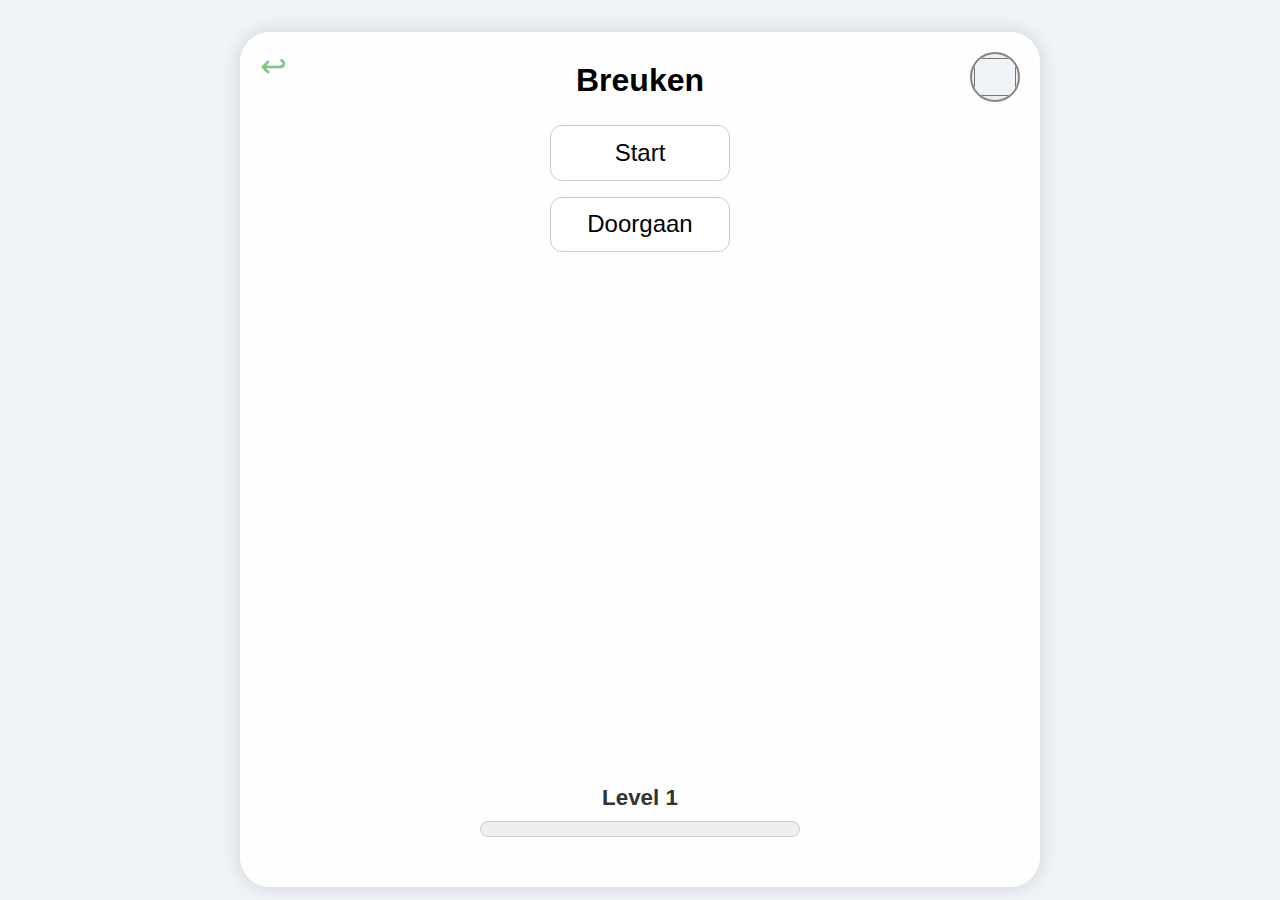
<file: games/fractions.html>
<!DOCTYPE html>
<html lang="nl">
<head>
<meta charset="UTF-8" />
<meta name="viewport" content="width=device-width, initial-scale=1.0" />
<title>Breuken</title>

<link rel="apple-touch-icon" sizes="180x180" href="../icons/apple-touch-icon.png" />
<link rel="icon" type="image/png" sizes="32x32" href="../icons/icon-32.png" />
<link rel="icon" type="image/png" sizes="192x192" href="../icons/icon-192.png" />
<link rel="icon" type="image/png" sizes="512x512" href="../icons/icon-512.png" />

<link rel="stylesheet" href="../template/template.css">

<style>
html, body { height: 100%; margin: 0; padding: 0; font-family: 'Segoe UI', sans-serif; }
body { display: flex; flex-direction: column; align-items: center; justify-content: flex-start; padding-top: 2rem; background: #f0f4f8; }
#gameWrapper, #levelContainer { display: none; }
#gameWrapper { display: flex; flex-direction: column; align-items: center; width: 90%; max-width: 400px; flex: 1 0 auto; }
#gameContent { width: 100%; display: flex; flex-direction: column; align-items: center; gap: 1rem; flex: 1 0 auto; justify-content: flex-start; margin-top: -1.5rem; }
#gameContent .question { font-size: 1.4rem; text-align: center; margin-bottom: 0.5rem; }
.answer { padding: 0.7rem; border: 1px solid #ccc; border-radius: 12px; background: #f9f9f9; cursor: pointer; transition: background 0.2s; text-align: center; font-size: 1.2rem; width: 100%; }
.answer:hover { background: #eef; }
.correct { background: #4caf50 !important; color: white; }
.wrong { background: #f44336 !important; color: white; }
#feedback { font-size: 1.2rem; font-weight: bold; min-height: 1.5em; text-align: center; margin-bottom: 1.25rem; color: red; }
#levelContainer { width: 90%; max-width: 400px; margin-top: 1.2rem; display: flex; flex-direction: column; align-items: center; }
#levelDisplay { font-size: 1.4rem; margin-bottom: 0.4rem; }
#progressContainer { width: 80%; max-width: 320px; margin: 0 auto; height: 16px; border: 1px solid #ccc; border-radius: 8px; background-color: #eee; }
#progressBar { height: 100%; width: 0%; background-color: #68a749; border-radius: 8px; transition: width 0.3s ease; }
#startScreen { display: flex; flex-direction: column; align-items: center; gap: 1rem; }
.startButton { width: 180px; padding: 0.8rem 0; font-size: 1.5rem; border-radius: 12px; border: 1px solid #ccc; background-color: white; cursor: pointer; transition: background-color 0.2s ease; }
.startButton:hover { background-color: #e0f0d9; }
#successOverlay { position: fixed; top:0; left:0; width: 100%; height:100%; display: none; justify-content: center; align-items: center; background: rgba(0,0,0,0.8); z-index: 9999; cursor: pointer; }
#successOverlay img { max-width: 90%; max-height: 90%; border-radius: 12px; box-shadow: 0 0 20px rgba(0,0,0,0.5); }
#backArrow { position: absolute; top: 15px; left: 20px; font-size: 2rem; text-decoration: none; color: #4caf50; opacity: 0.7; z-index: 10; }
#backArrow:hover { opacity: 1; }

/* Shake Animation */
@keyframes shake {
  0% { transform: translateX(0); }
  20% { transform: translateX(-1px); }
  40% { transform: translateX(2px); }
  60% { transform: translateX(-1px); }
  80% { transform: translateX(2px); }
  100% { transform: translateX(0); }
}
.shake {
  animation: shake 0.4s infinite;
}
</style>
</head>

<body>
<div id="container">
  <a id="backArrow" href="../index.html">↩︎</a>
  <input type="color" id="bgColorPicker" />
  <h1 id="gameTitle">Breuken</h1>

  <div id="startScreen">
    <button id="startNew" class="startButton">Start</button>
    <button id="continue" class="startButton">Doorgaan</button>
  </div>

  <div id="gameWrapper">
    <div id="feedback"></div>
    <div id="gameContent"></div>
  </div>

  <div id="levelContainer">
    <div id="levelDisplay">Level 1</div>
    <div id="progressContainer"><div id="progressBar"></div></div>
  </div>
</div>

<div id="successOverlay"><img id="successImg"></div>

<!-- Audio -->
<audio id="successSound" src="../sounds/advance.mp3"></audio>
<audio id="wrongSound" src="../sounds/incorrect.mp3"></audio>
<audio id="wrongStartSound" src="../sounds/demote.mp3"></audio>
<audio id="timeWarningSound" src="../sounds/TimeIsUp_3sec.mp3"></audio>

<script>
// --- Elements ---
const gameContent = document.getElementById("gameContent");
const feedback = document.getElementById("feedback");
const levelDisplay = document.getElementById("levelDisplay");
const progressBar = document.getElementById("progressBar");
const bgColorPicker = document.getElementById("bgColorPicker");
const successOverlay = document.getElementById("successOverlay");
const successImg = document.getElementById("successImg");
const successSound = document.getElementById("successSound");
const wrongSound = document.getElementById("wrongSound");
const wrongStartSound = document.getElementById("wrongStartSound");
const timeWarningSound = document.getElementById("timeWarningSound");

// --- Game Variables ---
let level = 1;
let progress = 0;
let wrongStreak = 0;
let timer = null;
let warningTimer = null;

const successImages = [
  '../images/horse images/horse-1804425_1280.jpg',
  '../images/horse images/horse-2595445_1280.jpg',
  '../images/horse images/horse-3390256_1280.jpg',
  '../images/horse images/horse-561221_1280.jpg',
  '../images/horse images/horse-6646593_1280.jpg',
  '../images/horse images/horse-7158632_1280.jpg',
  '../images/horse images/horses-2904536_1280.jpg',
  '../images/horse images/iceland-2420768_1280.jpg',
  '../images/horse images/italy-7290977_1280.jpg',
  '../images/horse images/white-horse-3419146_1280.jpg'
];

// --- Local Storage ---
function saveProgress(){ localStorage.setItem('breuken_progress', JSON.stringify({level, progress})); }
function loadProgress(){ const data=JSON.parse(localStorage.getItem('breuken_progress')||'{}'); level=data.level||5; progress=data.progress||0; setLevelDisplay(); setProgressBar(); }

// --- Helper ---
function gcd(a,b){ return b===0?a:gcd(b,a%b);}
function simplifyFraction(num,den){ const g=gcd(num,den); num/=g; den/=g; const whole=Math.floor(num/den); const rem=num%den; if(rem===0) return `${whole}`; return whole>=1?`${whole} ${rem}/${den}`:`${rem}/${den}`; }

// --- Question Generation ---
function generateQuestion(){
  let num, den;
  if(level===1){ den=Math.floor(Math.random()*9)+2; num=Math.floor(Math.random()*(den-1))+1;}
  else if(level===2){ num=Math.floor(Math.random()*10)+3; den=num-1;}
  else if(level===3){ den=Math.floor(Math.random()*11)+3; do{num=Math.floor(Math.random()*11)+den+1;} while(num%den===0);}
  else{ den=Math.floor(Math.random()*9)+2; num=Math.floor(Math.random()*100)+1; while(num%den===0) num++; }

  const correct = simplifyFraction(num,den);
  const answers = new Set([correct]);
  const offsets=[-3,-2,-1,1,2,3];
  for(let offset of offsets){ let n=num+offset;if(n<=0)n=1; const ans=simplifyFraction(n,den); if(!answers.has(ans)) answers.add(ans); if(answers.size>=4) break; }
  while(answers.size<4){ let n=num+(Math.floor(Math.random()*7)-3); if(n<=0)n=1; const ans=simplifyFraction(n,den); if(!answers.has(ans)) answers.add(ans); }
  return { num, den, correct, options: Array.from(answers).sort(()=>Math.random()-0.5) };
}

// --- Display ---
function setLevelDisplay(){ levelDisplay.textContent=`Level ${level}`;}
function setProgressBar(){ progressBar.style.width=(progress*10)+'%';}

// --- Timer Duration ---
function getTimerDuration(){
  if(level===5) return 10000;
  if(level===6) return 8000;
  if(level===7) return 6000;
  if(level===8) return 4000;
  if(level>=9) return 3000;
  return 0;
}

// --- New Round ---
function newRound(prevQuestion=null, prevAnswer=null){
  clearTimeout(timer); clearTimeout(warningTimer);
  document.getElementById('gameWrapper').classList.remove('shake');

  const q = generateQuestion();
  gameContent.innerHTML='';
  feedback.textContent = prevQuestion&&prevAnswer?`Fout! ${prevQuestion} = ${prevAnswer}`:'';

  const qDiv = document.createElement('div'); qDiv.className='question'; qDiv.textContent=`${q.num} ÷ ${q.den} = ?`; gameContent.appendChild(qDiv);

  q.options.forEach(opt=>{
    const btn=document.createElement('div'); btn.className='answer'; btn.textContent=opt;
    btn.onclick=()=>{ handleAnswer(opt,q); };
    gameContent.appendChild(btn);
  });

  setProgressBar();

  // --- Auto-advance timer with warning ---
  const duration = getTimerDuration();
  if(duration > 3000){
    warningTimer = setTimeout(()=>{
      timeWarningSound.currentTime=0;
      timeWarningSound.play();
      document.getElementById('gameWrapper').classList.add('shake');
    }, duration-3000);
  }

  if(duration>0){
    timer = setTimeout(()=>{
      document.getElementById('gameWrapper').classList.remove('shake');
      newRound();
    }, duration);
  }
}

// --- Answer Handler ---
function handleAnswer(opt,q){
  clearTimeout(timer); clearTimeout(warningTimer);
  document.getElementById('gameWrapper').classList.remove('shake');

  if(opt===q.correct){
    const btns = document.querySelectorAll('.answer'); btns.forEach(b=>{ if(b.textContent===opt) b.classList.add('correct'); });
    successSound.currentTime=0; successSound.play();
    progress++;
    if(progress >= 10){ level++; progress=0; showSuccessOverlay(); }
    setLevelDisplay(); setProgressBar(); saveProgress();
    setTimeout(()=>newRound(),500);
  } else {
    const btns = document.querySelectorAll('.answer'); btns.forEach(b=>{ if(b.textContent===opt) b.classList.add('wrong'); });
    if(progress===0){ wrongStartSound.currentTime=0; wrongStartSound.play(); }
    else { wrongSound.currentTime=0; wrongSound.play(); }
    wrongStreak++; progress=0;
    if(wrongStreak>=2){ level--; if(level<1) level=1; wrongStreak=0; }
    setLevelDisplay(); setProgressBar(); saveProgress();
    setTimeout(()=>newRound(`${q.num} ÷ ${q.den}`, q.correct),500);
  }
}

// --- Success Overlay ---
function showSuccessOverlay(){
  const img = successImages[Math.floor(Math.random()*successImages.length)];
  successImg.src = img; successOverlay.style.display='flex';
  successOverlay.onclick=()=>{ successOverlay.style.display='none'; successOverlay.onclick=null; newRound(); };
}

// --- Start Screen ---
const startScreen=document.getElementById('startScreen');
document.getElementById('startNew').onclick=()=>{
  level=5; progress=0; saveProgress();
  startScreen.style.display='none';
  document.getElementById('gameWrapper').style.display='flex';
  document.getElementById('levelContainer').style.display='flex';
  newRound();
};
document.getElementById('continue').onclick=()=>{
  loadProgress();
  startScreen.style.display='none';
  document.getElementById('gameWrapper').style.display='flex';
  document.getElementById('levelContainer').style.display='flex';
  newRound();
};

// --- Background color picker ---
window.addEventListener('DOMContentLoaded',()=>{
  const saved=localStorage.getItem('bgColor'); if(saved) document.body.style.backgroundColor=saved;
  bgColorPicker.value=saved||'#f0f4f8';
});
bgColorPicker.addEventListener('input',e=>{
  document.body.style.backgroundColor=e.target.value;
  localStorage.setItem('bgColor', e.target.value);
});
</script>
</body>
</html>
</file>
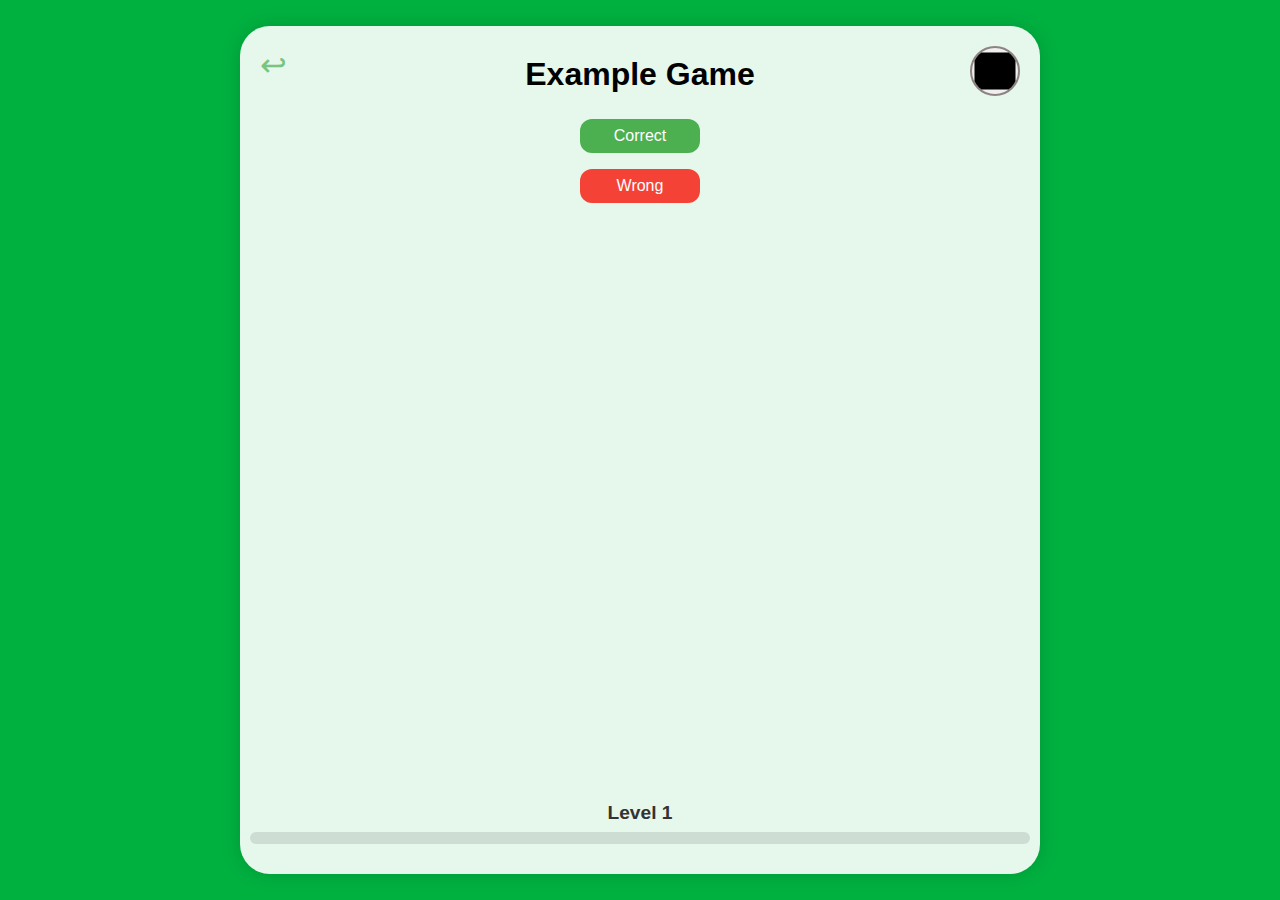
<file: games/gametitle.html>
<!DOCTYPE html>
<html lang="nl">
<head>
  <meta charset="UTF-8" />
  <meta name="viewport" content="width=device-width, initial-scale=1.0" />
  <title>Example Game</title>

  <!-- Favicons (same as index.html) -->
  <link rel="apple-touch-icon" sizes="180x180" href="../icons/apple-touch-icon.png" />
  <link rel="icon" type="image/png" sizes="32x32" href="../icons/icon-32.png" />
  <link rel="icon" type="image/png" sizes="192x192" href="../icons/icon-192.png" />
  <link rel="icon" type="image/png" sizes="512x512" href="../icons/icon-512.png" />

  <!-- Manifest for Android/iOS shortcuts -->
  <link rel="manifest" href="../manifest.json" />
  <meta name="theme-color" content="#68a749" />

  <!-- Shared template CSS -->
  <link rel="stylesheet" href="../template/template.css">

  <!-- Game-specific CSS -->
  <style>
    #gameContent {
      width: 100%;
      display: flex;
      flex-direction: column;
      align-items: center;
      gap: 1rem;
    }

    #gameContent button {
      padding: 0.5rem 1rem;
      border: none;
      border-radius: 12px;
      color: white;
      font-size: 1rem;
      cursor: pointer;
      transition: background-color 0.2s ease;
      min-width: 120px;
    }

    #correctButton { background-color: #4caf50; }
    #correctButton:hover { background-color: #45a049; }

    #wrongButton { background-color: #f44336; }
    #wrongButton:hover { background-color: #e53935; }
  </style>
</head>

<body>
  <div id="container">
    <!-- Template-provided elements -->
    <a id="backArrow" href="../index.html">↩︎</a>
    <input type="color" id="bgColorPicker">
    <h1 id="gameTitle">Game Template</h1>

    <!-- Game-specific content -->
    <div id="gameContent">
      <button id="correctButton">Correct</button>
      <button id="wrongButton">Wrong</button>
    </div>

    <div id="levelDisplay">Level 1</div>
    <div id="progressContainer">
      <div id="progressBar"></div>
    </div>
  </div>

  <!-- Shared template JS -->
  <script src="../template/template.js"></script>

  <!-- Game-specific JS -->
  <script>
    const correctButton = document.getElementById("correctButton");
    const wrongButton = document.getElementById("wrongButton");

    let currentLevel = 1;
    let correctCount = 0;   // counts correct answers in current level
    const requiredCorrect = 10;

    // Handle correct button
    correctButton.addEventListener("click", () => {
      correctCount++;
      const progress = (correctCount / requiredCorrect) * 100;
      setProgress(progress);

      if (correctCount >= requiredCorrect) {
        // Level up!
        currentLevel++;
        setLevel(currentLevel);
        playAdvanceSound();

        // Reset for next level
        correctCount = 0;
        setTimeout(() => setProgress(0), 500);
      }
    });

    // Handle wrong button
    wrongButton.addEventListener("click", () => {
      if (correctCount > 0) {
        // Lose all progress but stay in same level
        correctCount = 0;
        setProgress(0);
        playIncorrectSound();
      } else {
        // Already at 0 → go back a level
        if (currentLevel > 1) {
          currentLevel--;
          setLevel(currentLevel);
          playDemoteSound();
        } else {
          playIncorrectSound(); // still play incorrect sound at level 1
        }
      }
    });
  </script>

</body>
</html>
</file>
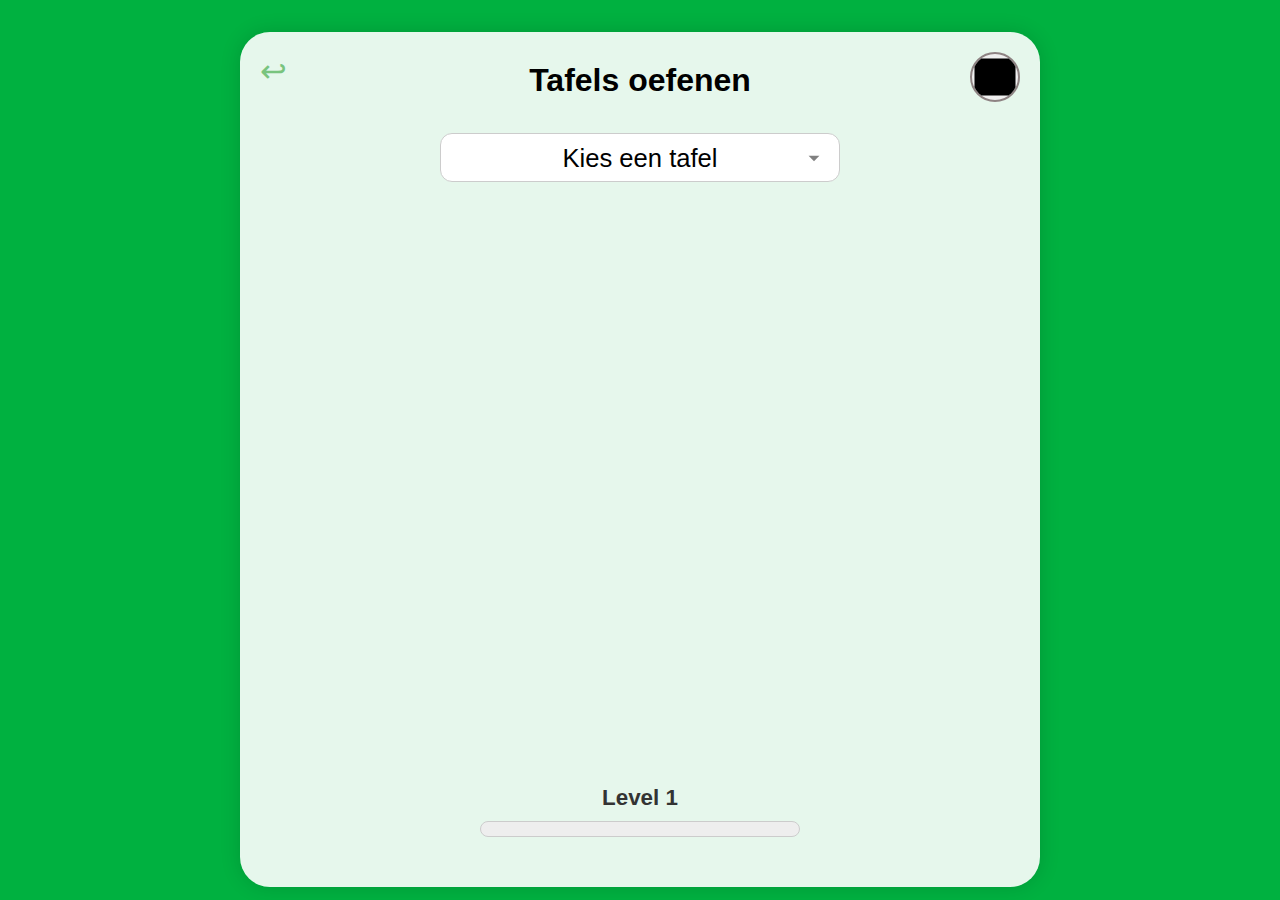
<file: games/multiplication.html>
<!DOCTYPE html>
<html lang="nl">
<head>
<meta charset="UTF-8" />
<meta name="viewport" content="width=device-width, initial-scale=1.0" />
<title>Tafels oefenen</title>

<link rel="stylesheet" href="../template/template.css">

<style>
  html, body {
    height: 100%;
    margin: 0;
    padding: 0;
  }

  body {
    display: flex;
    flex-direction: column;
    align-items: center;
    justify-content: flex-start;
    padding-top: 2rem;
    box-sizing: border-box;
  }

  #gameWrapper {
    display: flex;
    flex-direction: column;
    align-items: center;
    width: 90%;
    max-width: 400px;
    flex: 1 0 auto;
  }

  #tableSelect {
    margin: 0.5rem 0;
    font-size: 1.6rem;
    padding: 0.6rem 1.2rem;
    border-radius: 12px;
    border: 1px solid #ccc;
    appearance: none;
    background-color: white;
    background-image: url('data:image/svg+xml;utf8,<svg fill="gray" height="24" viewBox="0 0 24 24" width="24" xmlns="http://www.w3.org/2000/svg"><path d="M7 10l5 5 5-5z"/></svg>');
    background-repeat: no-repeat;
    background-position: right 0.75rem center;
    background-size: 1em;
    cursor: pointer;
    width: 100%;
    text-align: center;
    transition: border-color 0.2s ease, box-shadow 0.2s ease;
  }

  #tableSelect:hover {
    border-color: #68a749;
    box-shadow: 0 2px 6px rgba(0,0,0,0.15);
  }

  #tableSelect:focus {
    outline: none;
    border-color: #68a749;
    box-shadow: 0 2px 6px rgba(0,0,0,0.3);
  }

  #gameContent {
    width: 100%;
    display: flex;
    flex-direction: column;
    align-items: center;
    gap: 1.2rem;
    flex: 1 0 auto;
    justify-content: flex-start;
    margin-top: -1.5rem;
  }

  #gameContent div {
    font-size: 1.4rem;
    margin-bottom: 0.0rem;
    text-align: center;
  }

  #gameContent input[type="text"] {
    font-size: 1.7rem;
    padding: 0.0rem 0.0rem;
    max-width: 240px;
    text-align: center;
    border-radius: 12px;
    border: 1px solid #ccc;
  }

  #gameContent button {
    padding: 0.4rem 0.8rem;
    border: 1px solid #ccc;
    border-radius: 12px;
    font-size: 1.3rem;
    cursor: pointer;
    background-color: white;
    transition: background-color 0.2s ease;
    width: 100%;
  }

  /* Level 6+ keypad buttons - PC default */
  #gameContent > div:nth-child(2) button {
    font-size: 1.0rem;
    padding: 0.0rem 0.0rem;
    border-radius: 10px;
  }

  .correct { background-color: #4caf50 !important; color: white; }
  .wrong { background-color: #f44336 !important; color: white; }

  #feedback {
    font-size: 1.2rem;
    font-weight: bold;
    min-height: 1.5em;
    text-align: center;
    margin-bottom: 1.25rem;
    color: red;
  }

  #levelContainer {
    width: 90%;
    max-width: 400px;
    margin-top: 1.2rem;
    display: flex;
    flex-direction: column;
    align-items: center;
  }

  #levelDisplay {
    font-size: 1.4rem;
    margin-bottom: 0.4rem;
  }

  #progressContainer {
    width: 80%;
    max-width: 320px;
    margin: 0 auto;
    height: 16px;
    border: 1px solid #ccc;
    border-radius: 8px;
    background-color: #eee;
  }

  #progressBar {
    height: 100%;
    width: 0%;
    background-color: #68a749;
    border-radius: 8px;
    transition: width 0.3s ease;
  }

  /* Mobile scaling */
  @media (max-width: 768px) {
    #gameContent div {
      font-size: 1.7rem;
    }
    #gameContent input[type="text"] {
      font-size: 1.7rem;
      padding: 0.6rem;
      max-width: 80%;
    }
    #gameContent button {
      font-size: 1.5rem;
      padding: 0.6rem 1rem;
    }
    #gameContent > div:nth-child(2) button {
      font-size: 1.7rem;
      padding: 1rem;
      border-radius: 12px;
    }
  }
</style>
</head>

<body>
<div id="container">
  <a id="backArrow" href="../index.html">↩︎</a>
  <input type="color" id="bgColorPicker" />
  <h1 id="gameTitle">Tafeloefening</h1>

  <div id="gameWrapper">
      <select id="tableSelect">
        <option value="" selected disabled>Kies een tafel</option>
        <option value="1">Tafel van 1</option>
        <option value="2">Tafel van 2</option>
        <option value="3">Tafel van 3</option>
        <option value="4">Tafel van 4</option>
        <option value="5">Tafel van 5</option>
        <option value="6">Tafel van 6</option>
        <option value="7">Tafel van 7</option>
        <option value="8">Tafel van 8</option>
        <option value="9">Tafel van 9</option>
        <option value="10">Tafel van 10</option>
        <option value="11">Tafel van 11</option>
        <option value="12">Tafel van 12</option>
      </select>

      <div id="feedback"></div>
      <div id="gameContent"></div>
  </div>

  <div id="levelContainer">
    <div id="levelDisplay">Level 1</div>
    <div id="progressContainer">
      <div id="progressBar"></div>
    </div>
  </div>
</div>

<script src="../template/template.js"></script>

<script>
const tableSelect = document.getElementById("tableSelect");
const gameContent = document.getElementById("gameContent");
const feedback = document.getElementById("feedback");

const successImages = [
  'voxel brainrot/baleno aeronauto.jpg',
  'voxel brainrot/bassolussino.jpg',
  'voxel brainrot/bifolato carnebovino.jpg',
  'voxel brainrot/buscorno gigantini.jpg',
  'voxel brainrot/capricoptero.jpg',
  'voxel brainrot/capronzo ferroviaia.jpg',
  'voxel brainrot/cavaldo triciclino.jpg',
  'voxel brainrot/coniglietto quattroruote.jpg',
  'voxel brainrot/elefanto motoretto.jpg',
  'voxel brainrot/felinella rotarino.jpg',
  'voxel brainrot/flaminoggio rollarossa.jpg',
  'voxel brainrot/girattino cursore.jpg',
  'voxel brainrot/granaglia maiali.jpg',
  'voxel brainrot/lumacardi rotellini.jpg',
  'voxel brainrot/orsorulla.jpg',
  'voxel brainrot/panda spingiterreni.jpg',
  'voxel brainrot/pecuura croccante.jpg',
  'voxel brainrot/pescarretto carbonello.jpg',
  'voxel brainrot/pollastro navigatto.jpg',
  'voxel brainrot/scorpione ghiacciatore.jpg',
  'voxel brainrot/serpenza pedalaio.jpg',
  'voxel brainrot/testuggino reclinetto.jpg',
  'voxel brainrot/titlecard.jpg',
  'voxel brainrot/uccello sommergino.jpg',
];

let overlay, overlayImg, overlayAudio;

// --- Mobile detection ---
function isMobile() {
  return window.innerWidth <= 1024;
}

function createOverlay() {
  overlay = document.createElement("div");
  overlay.style.position = "fixed";
  overlay.style.top = "0";
  overlay.style.left = "0";
  overlay.style.width = "100%";
  overlay.style.height = "100%";
  overlay.style.background = "rgba(0,0,0,0.8)";
  overlay.style.display = "flex";
  overlay.style.justifyContent = "center";
  overlay.style.alignItems = "center";
  overlay.style.zIndex = "9999";
  overlay.style.cursor = "pointer";
  overlay.style.visibility = "hidden";

  overlayImg = document.createElement("img");
  overlayImg.style.maxWidth = "90%";
  overlayImg.style.maxHeight = "90%";
  overlayImg.style.borderRadius = "12px";
  overlayImg.style.boxShadow = "0 0 20px rgba(0,0,0,0.5)";

  overlay.appendChild(overlayImg);
  document.body.appendChild(overlay);

  overlay.addEventListener("click", () => {
    overlay.style.visibility = "hidden";
    if (overlayAudio) { overlayAudio.pause(); overlayAudio = null; }
    progressCount = 0;
    setProgress(0);
    showQuestion();
  });
}

function showRandomSuccess() {
  const randomFile = successImages[Math.floor(Math.random() * successImages.length)];
  overlayImg.src = `../images/${randomFile}`;
  overlay.style.visibility = "visible";
  const soundPath = `../sounds/${randomFile.replace('.jpg','.mp3')}`;
  overlayAudio = new Audio(soundPath);
  overlayAudio.play();
}

// --- game variables ---
let currentLevel = 1;
let currentQuestionIndex = 0;
let selectedTable = null;
let questions = [];
let progressCount = 0;
let questionFailed = false;

function storageKey(table) { return `tafels_progress_table_${table}`; }

function saveProgress() {
  if(selectedTable !== null){
    const data = { level: currentLevel, progressCount: progressCount, questionIndex: currentQuestionIndex };
    localStorage.setItem(storageKey(selectedTable), JSON.stringify(data));
  }
}

function loadProgress() {
  if(selectedTable !== null){
    const data = localStorage.getItem(storageKey(selectedTable));
    if(data){
      const obj = JSON.parse(data);
      currentLevel = obj.level || 1;
      currentQuestionIndex = obj.questionIndex || 0;
      progressCount = obj.progressCount || 0;
    } else {
      currentLevel = 1;
      currentQuestionIndex = 0;
      progressCount = 0;
    }
    setLevel(currentLevel);
    generateQuestions();
    setProgress((progressCount / questions.length) * 100);
  }
}

function playAdvance() { if(typeof playAdvanceSound === 'function') playAdvanceSound(); }
function playWrong() { if(typeof playIncorrectSound === 'function') playIncorrectSound(); }
function playDemote() { if(typeof playDemoteSound === 'function') playDemoteSound(); }

function setLevel(level){ document.getElementById("levelDisplay").textContent = `Level ${level}`; }
function setProgress(percent){ document.getElementById("progressBar").style.width = percent + "%"; }

function generateQuestions() {
  if(!selectedTable) return;
  let qs = [];
  const t = selectedTable;

  if(currentLevel === 1){
    for(let i=1;i<=10;i++) qs.push({factor:i, table:t});
  } else if(currentLevel === 2){
    const odd = [1,3,5,7,9].map(f=>({factor:f, table:t}));
    const even = [2,4,6,8,10].map(f=>({factor:f, table:t}));
    qs.push(...odd, ...even);
  } else {
    for(let i=1;i<=10;i++) qs.push({factor:i, table:t});
    qs.sort(()=>Math.random()-0.5);
  }
  questions = qs.slice(0,10); 
}

function generateOptions(correct, level){
  const options = [correct];
  const count = level >= 6 ? 4 : 3;
  while(options.length < count){
    let opt;
    if(level <= 3){ opt = Math.floor(Math.random()*12 + 1)*selectedTable; }
    else if(level === 4){ opt = Math.floor(Math.random()*101); }
    else { opt = correct + Math.floor(Math.random()*11) - 5; if(opt<0) opt=0; }
    if(!options.includes(opt)) options.push(opt);
  }
  return options.sort(()=>Math.random()-0.5);
}

// --- showQuestion function ---
// --- showQuestion function ---
function showQuestion(){
  if(!selectedTable) return;
  gameContent.innerHTML = "";

  if(currentQuestionIndex >= questions.length){
    currentLevel++;
    setLevel(currentLevel);
    generateQuestions();
    currentQuestionIndex = 0;
    progressCount = 0;
    saveProgress();
    showRandomSuccess();
    showQuestion();
    return;
  }

  const q = questions[currentQuestionIndex];
  const correctAnswer = q.factor * q.table;
  questionFailed = false;

  const qEl = document.createElement("div");
  qEl.textContent = `Wat is ${q.factor} x ${q.table} ?`;
  gameContent.appendChild(qEl);

  if(currentLevel >= 6){ // only create input box for typing levels
    const display = document.createElement("input");
    display.type = "text";
    display.readOnly = isMobile(); // only read-only on mobile with keypad
    gameContent.appendChild(display);

    if(!isMobile()){ // PC auto-focus
      setTimeout(() => { display.focus(); }, 0);
    }

    if(isMobile()){ 
      // create mobile keypad
      const keypad = document.createElement("div");
      keypad.style.display = "grid";
      keypad.style.gridTemplateColumns = "repeat(3, 1fr)";
      keypad.style.gap = "0.5rem";
      keypad.style.marginTop = "1rem";
      gameContent.appendChild(keypad);

      const buttons = ["1","2","3","4","5","6","7","8","9","←","0","✓"];
      buttons.forEach(b=>{
        const btn = document.createElement("button");
        btn.textContent = b;
        keypad.appendChild(btn);

        btn.addEventListener("click", ()=>{
          if(b==="←"){ display.value = display.value.slice(0,-1); }
          else if(b==="✓"){ checkAnswer(parseInt(display.value.trim())); }
          else { display.value += b; }
        });
      });
    } else { 
      display.addEventListener("keyup", e=>{
        if(e.key==="Enter"){ checkAnswer(parseInt(display.value.trim())); }
      });
    }
  } else {
    // Multiple choice buttons for levels <6
    const opts = generateOptions(correctAnswer, currentLevel);
    opts.forEach(opt=>{
      const btn = document.createElement("button");
      btn.textContent = opt;
      btn.addEventListener("click", ()=>{
        checkAnswer(opt);
      });
      gameContent.appendChild(btn);
    });
  }

  function checkAnswer(value){
    if(isNaN(value)) return;
    feedback.textContent = "";
    if(value === correctAnswer){
      playAdvance();
      progressCount++;
      setProgress((progressCount/questions.length)*100);
      saveProgress();
      currentQuestionIndex++;
      showQuestion();
    } else {
      questionFailed = true;
      feedback.textContent = `Helaas! ${q.factor} x ${q.table} = ${correctAnswer}`;
      handleWrong();
    }
  }

  function handleWrong(){
    if(progressCount>0){
      progressCount=0; currentQuestionIndex=0; setProgress(0); playWrong(); saveProgress();
      setTimeout(showQuestion, 800);
    } else if(currentLevel>1){
      currentLevel--; setLevel(currentLevel); generateQuestions(); currentQuestionIndex=0; progressCount=0; setProgress(0); playDemote(); saveProgress();
      setTimeout(showQuestion, 800);
    } else {
      progressCount=0; currentQuestionIndex=0; setProgress(0); playWrong(); saveProgress();
      setTimeout(showQuestion, 800);
    }
  }
}



tableSelect.addEventListener("change", ()=>{
  selectedTable = parseInt(tableSelect.value);
  loadProgress();
  showQuestion();
});

createOverlay();
</script>
</body>
</html>
</file>
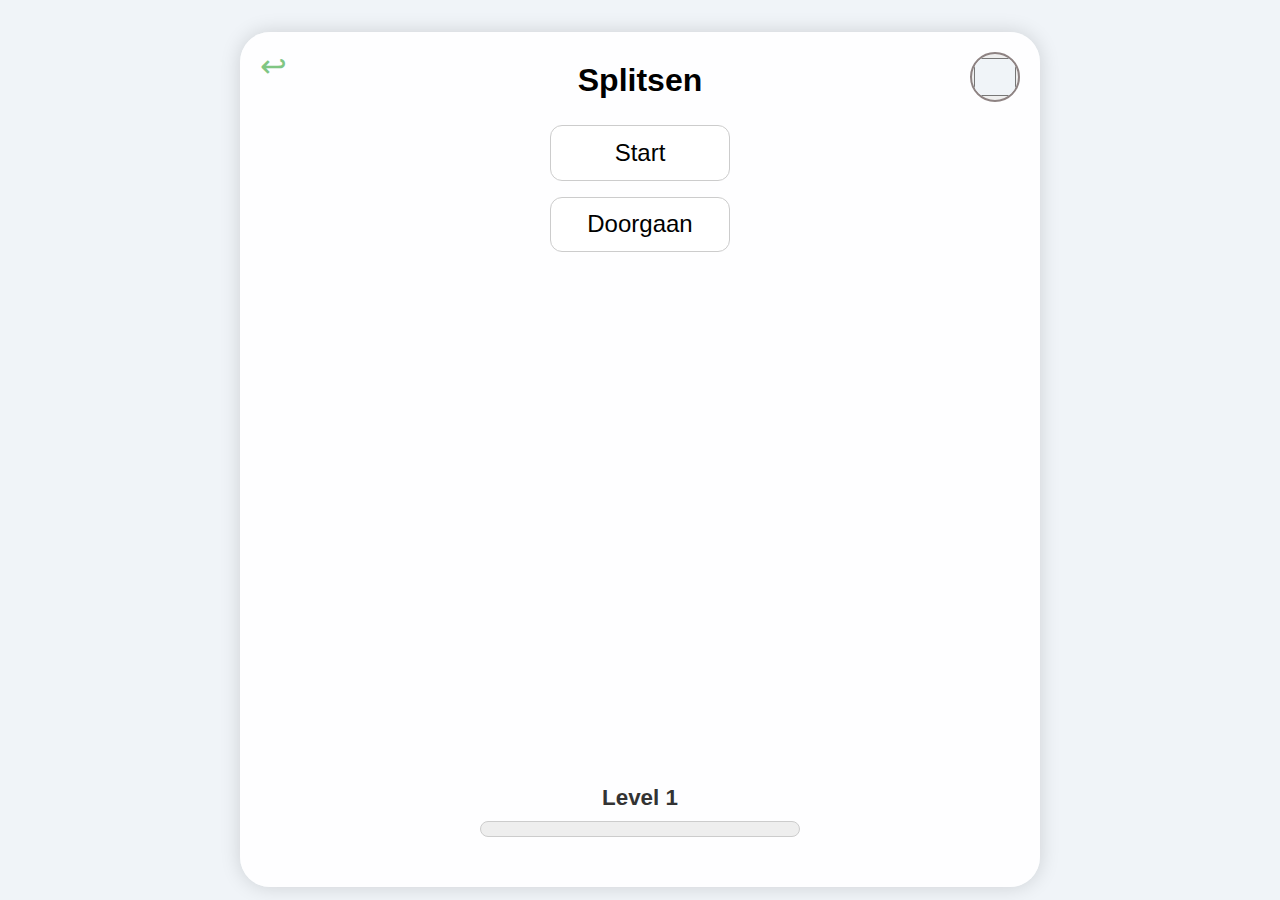
<file: games/simplesplicing.html>
<!DOCTYPE html>
<html lang="nl">
<head>
<meta charset="UTF-8" />
<meta name="viewport" content="width=device-width, initial-scale=1.0" />
<title>Splitsen</title>

<link rel="apple-touch-icon" sizes="180x180" href="../icons/apple-touch-icon.png" />
<link rel="icon" type="image/png" sizes="32x32" href="../icons/icon-32.png" />
<link rel="icon" type="image/png" sizes="192x192" href="../icons/icon-192.png" />
<link rel="icon" type="image/png" sizes="512x512" href="../icons/icon-512.png" />

<link rel="stylesheet" href="../template/template.css">

<style>
html, body { height: 100%; margin: 0; padding: 0; font-family: 'Segoe UI', sans-serif; }
body { display: flex; flex-direction: column; align-items: center; justify-content: flex-start; padding-top: 2rem; background: #f0f4f8; }
#gameWrapper, #levelContainer { display: none; }
#gameWrapper { display: flex; flex-direction: column; align-items: center; width: 90%; max-width: 400px; flex: 1 0 auto; }
#gameContent { width: 100%; display: flex; flex-direction: column; align-items: center; gap: 1rem; flex: 1 0 auto; justify-content: flex-start; margin-top: -1.5rem; }
#gameContent .question { font-size: 1.4rem; text-align: center; margin-bottom: 0.5rem; }
.answer { padding: 0.7rem; border: 1px solid #ccc; border-radius: 12px; background: #f9f9f9; cursor: pointer; transition: background 0.2s; text-align: center; font-size: 1.2rem; width: 100%; }
.answer:hover { background: #eef; }
.correct { background: #4caf50 !important; color: white; }
.wrong { background: #f44336 !important; color: white; }
#feedback { font-size: 1.2rem; font-weight: bold; min-height: 1.5em; text-align: center; margin-bottom: 1.25rem; color: red; }
#levelContainer { width: 90%; max-width: 400px; margin-top: 1.2rem; display: flex; flex-direction: column; align-items: center; }
#levelDisplay { font-size: 1.4rem; margin-bottom: 0.4rem; }
#progressContainer { width: 80%; max-width: 320px; margin: 0 auto; height: 16px; border: 1px solid #ccc; border-radius: 8px; background-color: #eee; }
#progressBar { height: 100%; width: 0%; background-color: #68a749; border-radius: 8px; transition: width 0.3s ease; }
#startScreen { display: flex; flex-direction: column; align-items: center; gap: 1rem; }
.startButton { width: 180px; padding: 0.8rem 0; font-size: 1.5rem; border-radius: 12px; border: 1px solid #ccc; background-color: white; cursor: pointer; transition: background-color 0.2s ease; }
.startButton:hover { background-color: #e0f0d9; }
#successOverlay { position: fixed; top:0; left:0; width: 100%; height:100%; display: none; justify-content: center; align-items: center; background: rgba(0,0,0,0.8); z-index: 9999; cursor: pointer; }
#successOverlay img { max-width: 90%; max-height: 90%; border-radius: 12px; box-shadow: 0 0 20px rgba(0,0,0,0.5); }
#backArrow { position: absolute; top: 15px; left: 20px; font-size: 2rem; text-decoration: none; color: #4caf50; opacity: 0.7; z-index: 10; }
#backArrow:hover { opacity: 1; }

/* Shake Animation */
@keyframes shake {
  0% { transform: translateX(0); }
  20% { transform: translateX(-1px); }
  40% { transform: translateX(2px); }
  60% { transform: translateX(-1px); }
  80% { transform: translateX(2px); }
  100% { transform: translateX(0); }
}
.shake { animation: shake 0.4s infinite; }

.answersGrid { display: grid; width: 100%; gap: 0.8rem; grid-template-columns: 1fr; }
</style>
</head>
<body>

<div id="container">
  <a id="backArrow" href="../index.html">↩︎</a>
  <input type="color" id="bgColorPicker" />
  <h1 id="gameTitle">Splitsen</h1>

  <div id="startScreen">
    <button id="startNew" class="startButton">Start</button>
    <button id="continue" class="startButton">Doorgaan</button>
  </div>

  <div id="gameWrapper">
    <div id="feedback"></div>
    <div id="gameContent"></div>
  </div>

  <div id="levelContainer">
    <div id="levelDisplay">Level 1</div>
    <div id="progressContainer"><div id="progressBar"></div></div>
  </div>
</div>

<div id="successOverlay"><img id="successImg" alt="success image"></div>

<!-- Audio -->
<audio id="successSound" src="../sounds/advance.mp3"></audio>
<audio id="wrongSound" src="../sounds/incorrect.mp3"></audio>
<audio id="wrongStartSound" src="../sounds/demote.mp3"></audio>
<audio id="timeWarningSound" src="../sounds/TimeIsUp_3sec.mp3"></audio>

<script>
// ---------- Elements ----------
const gameContent = document.getElementById("gameContent");
const feedback = document.getElementById("feedback");
const levelDisplay = document.getElementById("levelDisplay");
const progressBar = document.getElementById("progressBar");
const bgColorPicker = document.getElementById("bgColorPicker");
const successOverlay = document.getElementById("successOverlay");
const successImg = document.getElementById("successImg");
const successSound = document.getElementById("successSound");
const wrongSound = document.getElementById("wrongSound");
const wrongStartSound = document.getElementById("wrongStartSound");
const timeWarningSound = document.getElementById("timeWarningSound");

// ---------- Game State ----------
let level = 1;
let progress = 0;
let wrongStreak = 0;
let timer = null;
let warningTimer = null;

// ---------- Images ----------
const successImages = [
  "../images/russianblue images/cat-1846101_1280.jpg",
  "../images/russianblue images/cat-2480769_1280.jpg",
  "../images/russianblue images/cat-2480773_1280.jpg",
  "../images/russianblue images/cat-2480777_1280.jpg",
  "../images/russianblue images/cat-3853399_1280.jpg",
  "../images/russianblue images/cat-4540443_1280.jpg",
  "../images/russianblue images/cat-6985007_1280.jpg",
  "../images/russianblue images/cat-8176158_1280.jpg",
  "../images/russianblue images/pet-5728249_1280.jpg",
  "../images/russianblue images/russian-blue-7618223_1280.jpg"
];

// ---------- Local Storage ----------
const STORAGE_KEY = 'splitsen_progress';
function saveProgress(){ localStorage.setItem(STORAGE_KEY, JSON.stringify({level, progress})); }
function loadProgress(){ const data = JSON.parse(localStorage.getItem(STORAGE_KEY) || '{}'); level = data.level || 1; progress = data.progress || 0; setLevelDisplay(); setProgressBar(); }

// ---------- Helpers ----------
function randInt(min, max) { return Math.floor(Math.random() * (max - min + 1)) + min; }
function shuffle(arr){ return arr.sort(() => Math.random() - 0.5); }
function clamp(v, lo, hi){ return Math.max(lo, Math.min(hi, v)); }
function safePlay(el){ try { el.currentTime = 0; const p = el.play(); if (p && typeof p.catch === 'function') p.catch(()=>{}); } catch(_){} }

// ---------- Question Generators ----------
function makeNumberOptions(correct, maxVal){
  const candidates = [correct-1, correct+1, correct+2, correct-2, correct+3, correct-3].map(v=>clamp(v,0,maxVal)).filter(v=>v!==correct);
  const seen = new Set(); const out = [];
  for(const v of candidates){ if(!seen.has(v)){ seen.add(v); out.push(v); } if(out.length===3) break; }
  let tries=0;
  while(out.length<3 && tries<50){ let v=clamp(correct+randInt(-5,5),0,maxVal); if(v!==correct && !seen.has(v)){ seen.add(v); out.push(v); } tries++; }
  return shuffle([correct,...out]).map(String);
}

function makePairOptions(n1, hi){
  const a=randInt(0,n1); const b=n1-a; const correct=`${a} en ${b}`; const pairs=[correct];
  const candidates=[[clamp(a+1,0,hi),b],[a,clamp(b+2,0,hi)],[clamp(a+2,0,hi),clamp(b+2,0,hi)],[clamp(a-1,0,hi),b],[a,clamp(b-2,0,hi)]];
  const labels=new Set([correct]);
  for(const [x,y] of candidates){ if(x+y!==n1){ const lab=`${x} en ${y}`; if(!labels.has(lab)){labels.add(lab);pairs.push(lab);} if(pairs.length===4) break; } }
  let safety=0;
  while(pairs.length<4 && safety<200){ let x=randInt(0,hi), y=randInt(0,hi); if(x+y===n1){y=(y+1)<=hi?y+1:Math.max(0,y-1);} const lab=`${x} en ${y}`; if(!labels.has(lab)){labels.add(lab);pairs.push(lab);} safety++; }
  return {correct, options: shuffle(pairs)};
}

function generateSplitQuestion(){
  let n1,n2,text,correct,options;

  if(level===1){
    n1=randInt(1,10);
    n2=randInt(0,n1);
    text=`Het getal ${n1} kun je splitsen in ${n2} en ?`;
    correct=String(n1-n2);
    options=makeNumberOptions(n1-n2,n1);
  }
  else if(level===2){
    n1=randInt(8,12);
    n2=randInt(0,Math.min(12,n1));
    text=`Het getal ${n1} kun je splitsen in ${n2} en ?`;
    correct=String(n1-n2);
    options=makeNumberOptions(n1-n2,n1);
  }
  else if(level>=3 && level<=5){
    const ranges={3:[1,10],4:[1,15],5:[1,25]};
    const [lo,hi]=ranges[level];
    n1=randInt(lo,hi);
    text=`Het getal ${n1} kun je splitsen in ? en ?`;
    const pair=makePairOptions(n1,hi);
    correct=pair.correct;
    options=pair.options;
  }
  else if(level>=6){ // KEEP LEVEL 5 DIFFICULTY, just add timer/shake
    n1=randInt(1,25);
    text=`Het getal ${n1} kun je splitsen in ? en ?`;
    const pair=makePairOptions(n1,25);
    correct=pair.correct;
    options=pair.options;
  }

  return {text,correct,options};
}

// ---------- Display ----------
function setLevelDisplay(){ levelDisplay.textContent=`Level ${level}`; }
function setProgressBar(){ progressBar.style.width=(progress*10)+'%'; }

// ---------- Timer Duration ----------
function getTimerDuration(){
  if(level===6) return 10000;
  if(level===7) return 8000;
  if(level===8) return 6000;
  if(level===9) return 4000;
  if(level>=10) return 3000;
  return 0;
}

// ---------- Render ----------
function renderQuestion(q){
  gameContent.innerHTML='';
  const qDiv=document.createElement('div'); qDiv.className='question'; qDiv.textContent=q.text; gameContent.appendChild(qDiv);
  q.options.forEach(opt=>{
    const btn=document.createElement('div'); btn.className='answer'; btn.textContent=opt;
    btn.onclick=()=>handleAnswer(opt,q);
    gameContent.appendChild(btn);
  });
}

// ---------- Success Overlay ----------
function showSuccessOverlay(){
  const img=successImages[Math.floor(Math.random()*successImages.length)];
  successImg.src=img;
  successOverlay.style.display='flex';
  successOverlay.onclick=()=>{ successOverlay.style.display='none'; successOverlay.onclick=null; newRound(); };
}

// ---------- Answer Handler ----------
function handleAnswer(opt,q){
  clearTimeout(timer); clearTimeout(warningTimer);
  document.getElementById('gameWrapper').classList.remove('shake');

  const btns=[...document.querySelectorAll('.answer')];
  const clickedBtn=btns.find(b=>b.textContent===opt);
  if(opt===q.correct){
    if(clickedBtn) clickedBtn.classList.add('correct');
    safePlay(successSound);
    wrongStreak=0;
    progress++;
    if(progress>=10){ level++; progress=0; showSuccessOverlay(); }
    setLevelDisplay(); setProgressBar(); saveProgress();
    setTimeout(()=>newRound(),500);
  } else {
    if(clickedBtn) clickedBtn.classList.add('wrong');
    if(progress===0) safePlay(wrongStartSound); else safePlay(wrongSound);
    wrongStreak++; progress=0;
    if(wrongStreak>=2){ level--; if(level<1) level=1; wrongStreak=0; }
    setLevelDisplay(); setProgressBar(); saveProgress();
    setTimeout(()=>newRound(`${q.text}`,q.correct),500);
  }
}

// ---------- New Round ----------
function newRound(prevQuestion=null, prevAnswer=null){
  clearTimeout(timer); clearTimeout(warningTimer);
  document.getElementById('gameWrapper').classList.remove('shake');

  const q=generateSplitQuestion();
  feedback.textContent=prevQuestion&&prevAnswer?`Fout! ${prevQuestion} = ${prevAnswer}`:'';
  renderQuestion(q);
  setLevelDisplay(); setProgressBar();

  const duration=getTimerDuration();
  if(duration>0){
    const warningTime=Math.max(duration-3000,0);
    warningTimer=setTimeout(()=>{
      timeWarningSound.currentTime=0; timeWarningSound.play();
      document.getElementById('gameWrapper').classList.add('shake');
    }, warningTime);

    timer=setTimeout(()=>{
      document.getElementById('gameWrapper').classList.remove('shake');
      newRound();
    },duration);
  }
}

// ---------- Start Buttons ----------
document.getElementById('startNew').onclick=()=>{
  level=1; progress=0; saveProgress();
  document.getElementById('startScreen').style.display='none';
  document.getElementById('gameWrapper').style.display='flex';
  document.getElementById('levelContainer').style.display='flex';
  newRound();
};
document.getElementById('continue').onclick=()=>{
  loadProgress();
  document.getElementById('startScreen').style.display='none';
  document.getElementById('gameWrapper').style.display='flex';
  document.getElementById('levelContainer').style.display='flex';
  newRound();
};

// ---------- Background Color Picker ----------
window.addEventListener('DOMContentLoaded',()=>{
  const saved=localStorage.getItem('bgColor'); if(saved) document.body.style.backgroundColor=saved; bgColorPicker.value=saved||'#f0f4f8';
});
bgColorPicker.addEventListener('input',e=>{
  document.body.style.backgroundColor=e.target.value; localStorage.setItem('bgColor',e.target.value);
});
</script>
</body>
</html>
</file>
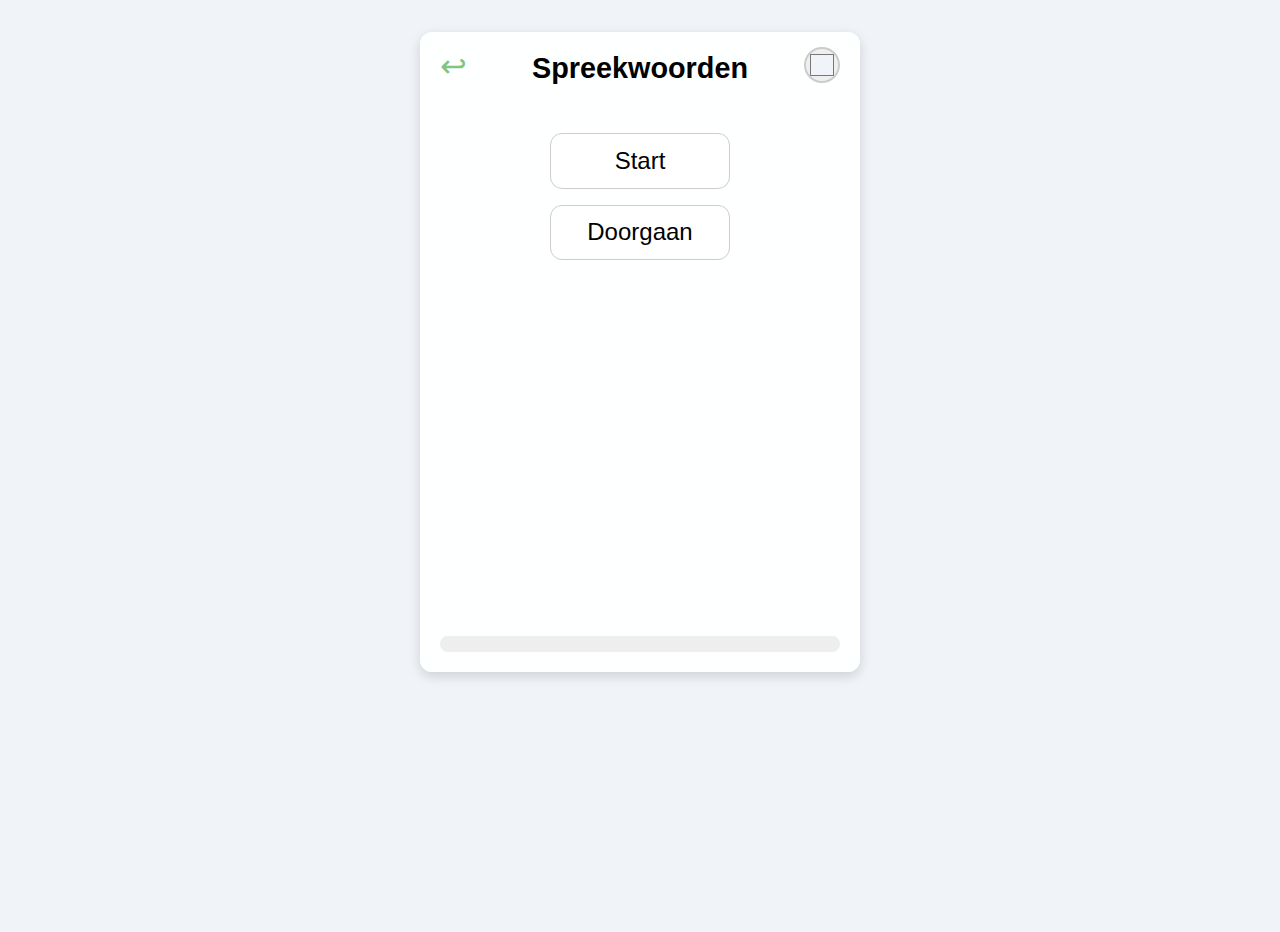
<file: games/spreekwoorden - backup.html>
<!DOCTYPE html>
<html lang="nl">
<head>
<meta charset="UTF-8">
<meta name="viewport" content="width=device-width, initial-scale=1.0">
<title>Spreekwoorden</title>

<link rel="apple-touch-icon" sizes="180x180" href="../icons/apple-touch-icon.png" />
<link rel="icon" type="image/png" sizes="32x32" href="../icons/icon-32.png" />
<link rel="icon" type="image/png" sizes="192x192" href="../icons/icon-192.png" />
<link rel="icon" type="image/png" sizes="512x512" href="../icons/icon-512.png" />

<style>
html, body { height:100%; margin:0; padding:0; font-family:'Segoe UI', sans-serif; background:#f0f4f8; }
body { display:flex; flex-direction:column; align-items:center; justify-content:flex-start; padding-top:2rem; }

#container { 
  position:relative;
  width:90%; max-width:400px; 
  background: rgba(255,255,255,0.92); 
  border-radius:12px; 
  padding:20px; 
  box-shadow:0 4px 12px rgba(0,0,0,0.15); 
  display:flex; 
  flex-direction:column; 
  align-items:center; 
  min-height:600px; 
}

#backArrow { position:absolute; top:15px; left:20px; font-size:2rem; text-decoration:none; color:#4caf50; opacity:0.7; z-index:10; }
#backArrow:hover { opacity:1; }

#bgColorPicker { 
  position:absolute; top:15px; right:20px; width:36px; height:36px; border-radius:50%; border:2px solid #ccc; cursor:pointer; 
}

#gameTitle { margin:0 0 1rem 0; font-size:1.8rem; text-align:center; }

#startScreen { display:flex; flex-direction:column; align-items:center; gap:1rem; margin-top:2rem; }
.startButton { width:180px; padding:0.8rem 0; font-size:1.5rem; border-radius:12px; border:1px solid #ccc; background:white; cursor:pointer; transition: background-color 0.2s ease; }
.startButton:hover { background:#e0f0d9; }

#quizContainer { display:none; width:100%; flex-direction:column; align-items:center; margin-top:1rem; }
.question { font-size:1.4rem; margin-bottom:1rem; text-align:center; }
.answersGrid { display:grid; grid-template-columns:1fr; gap:0.8rem; width:100%; }
.answersGrid button { padding:0.8rem; border-radius:12px; border:1px solid #ccc; background:#4caf50; color:white; font-size:1.2rem; cursor:pointer; text-align:center; min-height:60px; user-select:none; white-space:normal; transition:background 0.2s; }
.answersGrid button:hover { background:#45a049; }
.answersGrid button.correct { background:#4caf50 !important; color:white; }
.answersGrid button.wrong { background:#f44336 !important; color:white; }

.result { font-weight:bold; font-size:1.2rem; min-height:1.5em; margin-top:1rem; text-align:center; color:red; }

#progressContainer { width:100%; height:16px; border-radius:8px; background:#eee; margin-top:auto; overflow:hidden; }
#progressBar { height:100%; width:0%; background:#68a749; border-radius:8px; transition:width 0.3s ease; }

@keyframes shake { 0%{transform:translateX(0);}20%{transform:translateX(-1px);}40%{transform:translateX(2px);}60%{transform:translateX(-1px);}80%{transform:translateX(2px);}100%{transform:translateX(0);} }
.shake { animation:shake 0.4s; }

</style>
</head>
<body>

<div id="container">
  <a id="backArrow" href="../index.html">↩︎</a>
  <input type="color" id="bgColorPicker">
  <h1 id="gameTitle">Spreekwoorden</h1>

  <div id="startScreen">
    <button id="startNew" class="startButton">Start</button>
    <button id="continue" class="startButton">Doorgaan</button>
  </div>

  <div id="quizContainer">
    <div class="question">Laadt vraag...</div>
    <div class="answersGrid">
      <button></button>
      <button></button>
      <button></button>
    </div>
    <div class="result"></div>
  </div>

  <div id="progressContainer">
    <div id="progressBar"></div>
  </div>
</div>

<audio id="soundAdvance" src="../sounds/advance.mp3"></audio>
<audio id="soundWinner" src="../sounds/winner.mp3"></audio>
<audio id="soundIncorrect" src="../sounds/incorrect.mp3"></audio>

<script>
// Spreekwoorden data
const spreekwoorden=[
{spreekwoord:"De kat uit de boom kijken", correct:"Eerst rustig afwachten", bijna:"De kat echt uit een boom halen", grappig:"Wachten tot de kat een theekransje houdt"},
{spreekwoord:"Hoge bomen vangen veel wind", correct:"Mensen met veel macht krijgen veel problemen", bijna:"Hoge bomen worden altijd omgezaagd", grappig:"Bomen hebben altijd een paraplu nodig"},
{spreekwoord:"Een appeltje voor de dorst", correct:"Iets bewaren voor later", bijna:"Een appeltje eten als je dorst hebt", grappig:"Appels drinken bij de koffie"},
{spreekwoord:"Wie een kuil graaft voor een ander valt er zelf in", correct:"Wie iets slechts doet, krijgt vaak zelf problemen", bijna:"Een kuil maken is altijd gevaarlijk", grappig:"In kuilen vallen is een nieuwe sport"},
{spreekwoord:"Twee vliegen in één klap", correct:"Twee dingen tegelijk oplossen", bijna:"Twee vliegen vangen en laten vliegen", grappig:"Vliegen hebben altijd een feestje"},
{spreekwoord:"De pot verwijt de ketel dat hij zwart ziet", correct:"Iemand bekritiseren terwijl je zelf hetzelfde doet", bijna:"De pot is echt zwart", grappig:"Keukenspullen doen aan pesten"},
{spreekwoord:"Iets onder de knie hebben", correct:"Iets goed kunnen", bijna:"Iets met je knie doen", grappig:"Je knie als toverstaf gebruiken"},
{spreekwoord:"Wie het kleine niet eert, is het grote niet weerd", correct:"Kleine dingen waarderen is belangrijk", bijna:"Kleine dingen zijn altijd stom", grappig:"Kleine dingen zijn voor kabouters"},
{spreekwoord:"Beter één vogel in de hand dan tien in de lucht", correct:"Liever iets zeker hebben dan te veel willen", bijna:"Vogelpap kan ook lekker zijn", grappig:"Vogels spelen verstoppertje met je hand"},
{spreekwoord:"Als twee honden vechten om een been, loopt de derde ermee heen", correct:"Anderen profiteren als twee mensen ruzie hebben", bijna:"Honden spelen altijd vals", grappig:"De derde hond is een dief in sneakers"},
{spreekwoord:"Wie zijn billen brandt, moet op de blaren zitten", correct:"Wie iets verkeerd doet, moet de gevolgen dragen", bijna:"Brandweer komt altijd te laat", grappig:"Blaren hebben geheime krachten"},
{spreekwoord:"Door de mand vallen", correct:"Betrapt worden op een leugen", bijna:"Door een echte mand vallen", grappig:"Mand als geheime agent gebruiken"},
{spreekwoord:"Elk huisje heeft zijn kruisje", correct:"Iedereen heeft problemen", bijna:"Huisjes hebben kruizen op het dak", grappig:"Kruisjes zijn voor mini-spookjes"},
{spreekwoord:"De boog kan niet altijd gespannen zijn", correct:"Je moet af en toe rust nemen", bijna:"Boogschieten is zwaar", grappig:"Bogen doen ook aan yoga"},
{spreekwoord:"Na regen komt zonneschijn", correct:"Na moeilijke tijden wordt het weer beter", bijna:"Regen maakt altijd blij", grappig:"Zon en regen dansen samen"},
{spreekwoord:"Als het kalf verdronken is, dempt men de put", correct:"Pas actie ondernemen als het te laat is", bijna:"Kalveren zijn slechte zwemmers", grappig:"Putten hebben stiekeme feestjes"},
{spreekwoord:"De kruik gaat zolang te water tot hij barst", correct:"Iets steeds proberen kan fout gaan", bijna:"Kruiken houden van zwemmen", grappig:"Kruiken hebben geheimen"},
{spreekwoord:"Voor niets gaat de zon op", correct:"Niets komt vanzelf", bijna:"De zon werkt soms niet", grappig:"De zon houdt van vakantie"},
{spreekwoord:"Wie niet waagt, die niet wint", correct:"Je moet durven proberen", bijna:"Niet durven is altijd veilig", grappig:"Winnen met een knuffel"},
{spreekwoord:"Met de deur in huis vallen", correct:"Meteen zeggen wat je bedoelt", bijna:"De deur is altijd open", grappig:"Huizen hebben geheime deuren"}
];

// State
let originalOrder=[], repeatQueue=[], currentIndex=0, lastButtonClicked=null, consecutiveSameButtonWrong=0, correctAnswered=new Set();

const quizContainer=document.getElementById("quizContainer");
const startScreen=document.getElementById("startScreen");
const questionEl=document.querySelector(".question");
const buttons=document.querySelectorAll(".answersGrid button");
const resultEl=document.querySelector(".result");
const progressBar=document.getElementById("progressBar");
const soundAdvance=document.getElementById("soundAdvance");
const soundWinner=document.getElementById("soundWinner");
const soundIncorrect=document.getElementById("soundIncorrect");

function shuffleArray(array){for(let i=array.length-1;i>0;i--){const j=Math.floor(Math.random()*(i+1));[array[i],array[j]]=[array[j],array[i]];}return array;}

document.getElementById('startNew').onclick=()=>startQuiz(true);
document.getElementById('continue').onclick=()=>startQuiz(false);

document.getElementById('bgColorPicker').addEventListener('input',e=>{document.body.style.backgroundColor=e.target.value; localStorage.setItem('bgColor',e.target.value);});
window.addEventListener('DOMContentLoaded',()=>{const saved=localStorage.getItem('bgColor'); if(saved) document.body.style.backgroundColor=saved; document.getElementById('bgColorPicker').value=saved||'#f0f4f8';});

function startQuiz(isNew){
  startScreen.style.display="none";
  quizContainer.style.display="flex";
  if(isNew || !localStorage.getItem("quizState")){
    originalOrder=shuffleArray([...Array(spreekwoorden.length).keys()]);
    currentIndex=0; repeatQueue=[]; correctAnswered.clear(); lastButtonClicked=null; consecutiveSameButtonWrong=0;
    saveState();
  } else { loadState(); }
  loadQuestion();
}

function saveState(){ localStorage.setItem("quizState", JSON.stringify({originalOrder,currentIndex,repeatQueue,correctAnswered:Array.from(correctAnswered)})); }
function loadState(){ const state=JSON.parse(localStorage.getItem("quizState")||'{}'); originalOrder=state.originalOrder||[...Array(spreekwoorden.length).keys()]; currentIndex=state.currentIndex||0; repeatQueue=state.repeatQueue||[]; correctAnswered=new Set(state.correctAnswered||[]); }

function loadQuestion(){
  let vraagIndex;
  if(currentIndex<originalOrder.length){ vraagIndex=originalOrder[currentIndex]; }
  else if(repeatQueue.length>0){ vraagIndex=repeatQueue.shift(); }
  else{ questionEl.textContent="Einde van de quiz!"; resultEl.textContent=""; document.querySelector(".answersGrid").style.display="none"; progressBar.style.width="100%"; localStorage.removeItem("quizState"); soundWinner.play(); return; }

  const q=spreekwoorden[vraagIndex];
  questionEl.textContent=q.spreekwoord;
  const answers=shuffleArray([q.correct,q.bijna,q.grappig]);
  buttons.forEach((btn,i)=>{ btn.textContent=answers[i]; btn.disabled=false; btn.classList.remove('correct','wrong'); btn.onclick=()=>handleAnswer(answers[i],btn,vraagIndex); });
  updateProgress();
}

function handleAnswer(answer,btn,vraagIndex){
  const correctAnswer=spreekwoorden[vraagIndex].correct;
  if(answer===correctAnswer){
    if(!correctAnswered.has(vraagIndex)){ correctAnswered.add(vraagIndex); soundAdvance.play(); navigator.vibrate(100);}
    resultEl.textContent="";
  } else{
    if(!correctAnswered.has(vraagIndex) && !repeatQueue.includes(vraagIndex)){ repeatQueue.push(vraagIndex);}
    soundIncorrect.play(); navigator.vibrate([100,100]);
    if(lastButtonClicked===btn){ consecutiveSameButtonWrong++; } else { lastButtonClicked=btn; consecutiveSameButtonWrong=1; }
    if(consecutiveSameButtonWrong>=3){ localStorage.removeItem("quizState"); correctAnswered.clear(); repeatQueue=[]; originalOrder=shuffleArray([...Array(spreekwoorden.length).keys()]); currentIndex=0; lastButtonClicked=null; consecutiveSameButtonWrong=0; loadQuestion(); return; }
  }
  if(currentIndex<originalOrder.length) currentIndex++;
  saveState(); loadQuestion();
}

function updateProgress(){ const totaal=spreekwoorden.length; const gedaan=correctAnswered.size; progressBar.style.width=(gedaan/totaal*100)+"%"; }
</script>
</body>
</html>
</file>
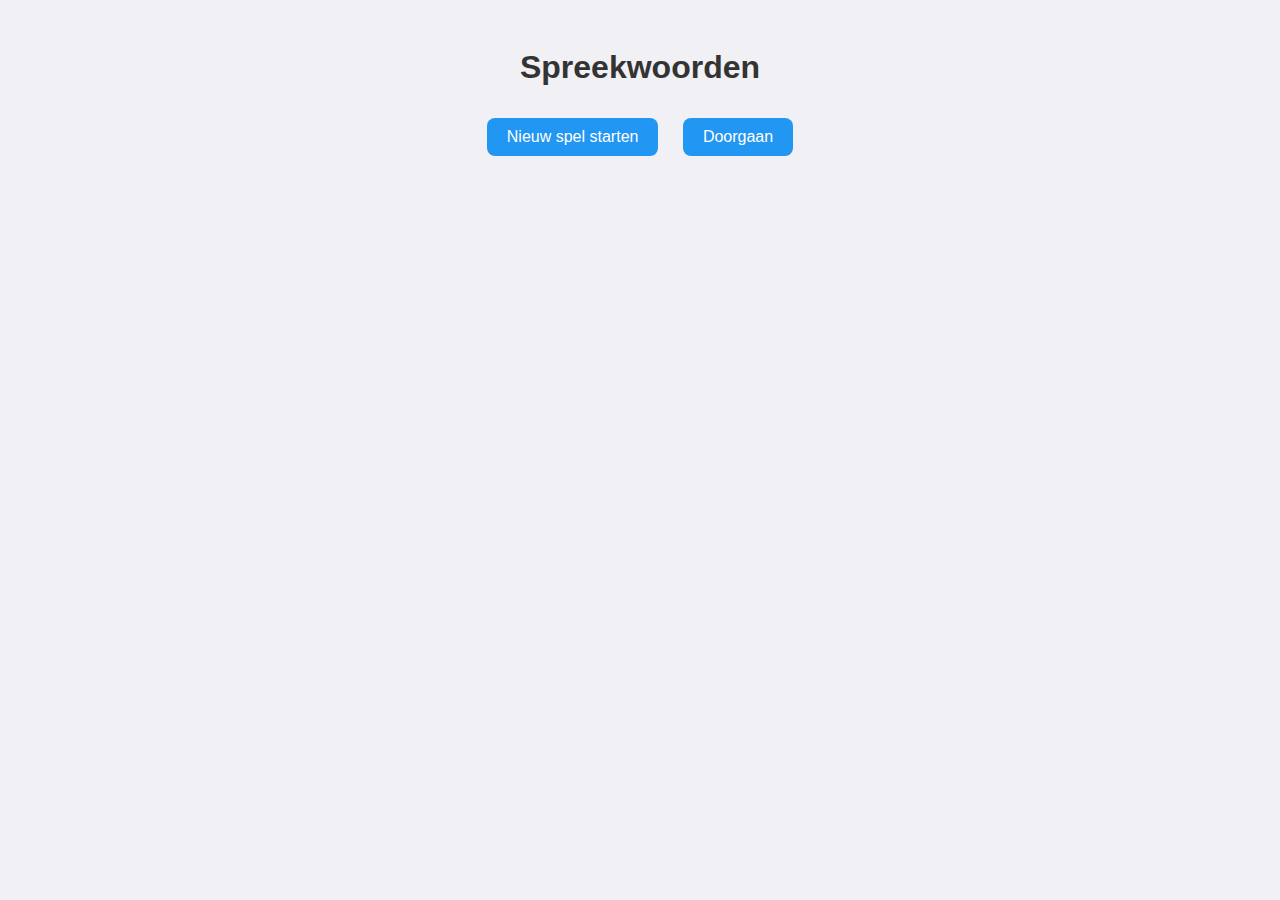
<file: games/spreekwoorden.html>
<!DOCTYPE html>
<html lang="nl">
<head>
<meta charset="UTF-8">
<meta name="viewport" content="width=device-width, initial-scale=1.0">
<title>Spreekwoorden</title>
<style>
body { font-family: Arial, sans-serif; background: #f0f0f5; display: flex; flex-direction: column; align-items: center; padding: 20px; }
h1 { color: #333; }
.quiz-container { background: #fff; padding: 20px; border-radius: 12px; box-shadow: 0 4px 10px rgba(0,0,0,0.1); max-width: 500px; width: 100%; text-align: center; margin-top: 20px; }
.question { font-size: 1.2em; margin-bottom: 20px; }
.answers { display: flex; flex-direction: column; align-items: center; }
.answers button { display: block; margin: 10px auto; padding: 10px 20px; font-size: 1em; border-radius: 8px; border: none; cursor: pointer; background-color: #4CAF50; color: white; transition: 0.2s; min-height: 60px; width: 80%; text-align: center; white-space: normal; }
.answers button:hover { background-color: #45a049; }
.result { font-weight: bold; margin-top: 20px; font-size: 1.1em; }
.progress-bar-container { background: #ddd; border-radius: 10px; width: 100%; height: 20px; margin-top: 20px; overflow: hidden; }
.progress-bar { height: 100%; width: 0; background-color: #4CAF50; transition: width 0.3s; }
.start-menu { text-align: center; }
.start-menu button { margin: 10px; padding: 10px 20px; font-size: 1em; border-radius: 8px; border: none; cursor: pointer; background-color: #2196F3; color: white; }
.start-menu button:hover { background-color: #0b7dda; }
</style>
</head>
<body>

<h1>Spreekwoorden</h1>

<div class="start-menu" id="startMenu">
    <button onclick="startQuiz(true)">Nieuw spel starten</button>
    <button onclick="startQuiz(false)">Doorgaan</button>
</div>

<div class="quiz-container" id="quizContainer" style="display:none;">
    <div class="question">Laadt vraag...</div>
    <div class="answers">
        <button></button>
        <button></button>
        <button></button>
    </div>
    <div class="result"></div>
    <div class="progress-bar-container">
        <div class="progress-bar"></div>
    </div>
</div>

<audio id="soundAdvance" src="../sounds/advance.mp3"></audio>
<audio id="soundWinner" src="../sounds/winner.mp3"></audio>
<audio id="soundIncorrect" src="../sounds/incorrect.mp3"></audio>

<script>
const spreekwoorden = [
    {spreekwoord: "De kat uit de boom kijken", correct: "Eerst rustig afwachten", bijna: "De kat echt uit een boom halen", grappig: "Wachten tot de kat een theekransje houdt"},
    {spreekwoord: "Hoge bomen vangen veel wind", correct: "Mensen met veel macht krijgen veel problemen", bijna: "Hoge bomen worden altijd omgezaagd", grappig: "Bomen hebben altijd een paraplu nodig"},
    {spreekwoord: "Een appeltje voor de dorst", correct: "Iets bewaren voor later", bijna: "Een appeltje eten als je dorst hebt", grappig: "Appels drinken bij de koffie"},
    {spreekwoord: "Wie een kuil graaft voor een ander valt er zelf in", correct: "Wie iets slechts doet, krijgt vaak zelf problemen", bijna: "Een kuil maken is altijd gevaarlijk", grappig: "In kuilen vallen is een nieuwe sport"},
    {spreekwoord: "Twee vliegen in één klap", correct: "Twee dingen tegelijk oplossen", bijna: "Twee vliegen vangen en laten vliegen", grappig: "Vliegen hebben altijd een feestje"},
    {spreekwoord: "De pot verwijt de ketel dat hij zwart ziet", correct: "Iemand bekritiseren terwijl je zelf hetzelfde doet", bijna: "De pot is echt zwart", grappig: "Keukenspullen doen aan pesten"},
    {spreekwoord: "Iets onder de knie hebben", correct: "Iets goed kunnen", bijna: "Iets met je knie doen", grappig: "Je knie als toverstaf gebruiken"},
    {spreekwoord: "Wie het kleine niet eert, is het grote niet weerd", correct: "Kleine dingen waarderen is belangrijk", bijna: "Kleine dingen zijn altijd stom", grappig: "Kleine dingen zijn voor kabouters"},
    {spreekwoord: "Beter één vogel in de hand dan tien in de lucht", correct: "Liever iets zeker hebben dan te veel willen", bijna: "Vogelpap kan ook lekker zijn", grappig: "Vogels spelen verstoppertje met je hand"},
    {spreekwoord: "Als twee honden vechten om een been, loopt de derde ermee heen", correct: "Anderen profiteren als twee mensen ruzie hebben", bijna: "Honden spelen altijd vals", grappig: "De derde hond is een dief in sneakers"},
    {spreekwoord: "Wie zijn billen brandt, moet op de blaren zitten", correct: "Wie iets verkeerd doet, moet de gevolgen dragen", bijna: "Brandweer komt altijd te laat", grappig: "Blaren hebben geheime krachten"},
    {spreekwoord: "Door de mand vallen", correct: "Betrapt worden op een leugen", bijna: "Door een echte mand vallen", grappig: "Mand als geheime agent gebruiken"},
    {spreekwoord: "Elk huisje heeft zijn kruisje", correct: "Iedereen heeft problemen", bijna: "Huisjes hebben kruizen op het dak", grappig: "Kruisjes zijn voor mini-spookjes"},
    {spreekwoord: "De boog kan niet altijd gespannen zijn", correct: "Je moet af en toe rust nemen", bijna: "Boogschieten is zwaar", grappig: "Bogen doen ook aan yoga"},
    {spreekwoord: "Na regen komt zonneschijn", correct: "Na moeilijke tijden wordt het weer beter", bijna: "Regen maakt altijd blij", grappig: "Zon en regen dansen samen"},
    {spreekwoord: "Als het kalf verdronken is, dempt men de put", correct: "Pas actie ondernemen als het te laat is", bijna: "Kalveren zijn slechte zwemmers", grappig: "Putten hebben stiekeme feestjes"},
    {spreekwoord: "De kruik gaat zolang te water tot hij barst", correct: "Iets steeds proberen kan fout gaan", bijna: "Kruiken houden van zwemmen", grappig: "Kruiken hebben geheimen"},
    {spreekwoord: "Voor niets gaat de zon op", correct: "Niets komt vanzelf", bijna: "De zon werkt soms niet", grappig: "De zon houdt van vakantie"},
    {spreekwoord: "Wie niet waagt, die niet wint", correct: "Je moet durven proberen", bijna: "Niet durven is altijd veilig", grappig: "Winnen met een knuffel"},
    {spreekwoord: "Met de deur in huis vallen", correct: "Meteen zeggen wat je bedoelt", bijna: "De deur is altijd open", grappig: "Huizen hebben geheime deuren"}
];

let originalOrder = [];
let repeatQueue = [];
let currentIndex = 0;
let lastButtonClicked = null;
let consecutiveSameButtonWrong = 0;
let correctAnswered = new Set();

const quizContainer = document.getElementById("quizContainer");
const startMenu = document.getElementById("startMenu");
const questionEl = document.querySelector(".question");
const buttons = document.querySelectorAll(".answers button");
const resultEl = document.querySelector(".result");
const progressBar = document.querySelector(".progress-bar");
const soundAdvance = document.getElementById("soundAdvance");
const soundWinner = document.getElementById("soundWinner");
const soundIncorrect = document.getElementById("soundIncorrect");

function shuffleArray(array){for(let i=array.length-1;i>0;i--){const j=Math.floor(Math.random()*(i+1));[array[i],array[j]]=[array[j],array[i]];}return array;}

function startQuiz(isNew){
    startMenu.style.display="none";
    quizContainer.style.display="block";

    if(isNew || !localStorage.getItem("quizState")){
        originalOrder = shuffleArray([...Array(spreekwoorden.length).keys()]);
        currentIndex = 0;
        repeatQueue = [];
        correctAnswered.clear();
        lastButtonClicked = null;
        consecutiveSameButtonWrong = 0;
        saveState();
    } else { loadState(); }
    loadQuestion();
}

function saveState(){
    localStorage.setItem("quizState", JSON.stringify({
        originalOrder, currentIndex, repeatQueue,
        correctAnswered: Array.from(correctAnswered)
    }));
}

function loadState(){
    const state = JSON.parse(localStorage.getItem("quizState"));
    originalOrder = state.originalOrder;
    currentIndex = state.currentIndex;
    repeatQueue = state.repeatQueue;
    correctAnswered = new Set(state.correctAnswered);
}

function loadQuestion(){
    let vraagIndex;
    if(currentIndex < originalOrder.length){
        vraagIndex = originalOrder[currentIndex];
    } else if(repeatQueue.length>0){
        vraagIndex = repeatQueue.shift();
    } else {
        // einde
        questionEl.textContent = "Einde van de quiz!";
        resultEl.textContent = "";
        document.querySelector(".answers").style.display="none";
        progressBar.style.width="100%";
        localStorage.removeItem("quizState");
        soundWinner.play();
        for(let i=0;i<3;i++){setTimeout(()=>{navigator.vibrate(500)}, i*700);}
        return;
    }

    const q = spreekwoorden[vraagIndex];
    questionEl.textContent = q.spreekwoord;
    const answers = shuffleArray([q.correct,q.bijna,q.grappig]);
    buttons.forEach((btn,i)=>{
        btn.textContent = answers[i];
        btn.disabled = false;
        btn.onclick = ()=>{handleAnswer(answers[i], btn, vraagIndex);}
    });

    updateProgress();
}

function handleAnswer(answer, btn, vraagIndex){
    const correctAnswer = spreekwoorden[vraagIndex].correct;

    if(answer === correctAnswer){
        if(!correctAnswered.has(vraagIndex)){
            correctAnswered.add(vraagIndex);
            soundAdvance.play();
            navigator.vibrate(100);
        }
        resultEl.textContent = "";
    } else {
        if(!correctAnswered.has(vraagIndex) && !repeatQueue.includes(vraagIndex)){
            repeatQueue.push(vraagIndex);
        }
        soundIncorrect.play();
        navigator.vibrate([100,100]);

        if(lastButtonClicked===btn){
            consecutiveSameButtonWrong++;
        } else {
            lastButtonClicked = btn;
            consecutiveSameButtonWrong=1;
        }
        if(consecutiveSameButtonWrong>=3){
            localStorage.removeItem("quizState");
            correctAnswered.clear();
            repeatQueue=[];
            originalOrder=shuffleArray([...Array(spreekwoorden.length).keys()]);
            currentIndex=0;
            lastButtonClicked=null;
            consecutiveSameButtonWrong=0;
            loadQuestion();
            return;
        }
    }

    if(currentIndex<originalOrder.length) currentIndex++;

    saveState();
    loadQuestion();
}

function updateProgress(){
    const totaal = spreekwoorden.length;
    const gedaan = correctAnswered.size;
    const percent = (gedaan / totaal) * 100;
    progressBar.style.width = percent + "%";
}
</script>
</body>
</html>
</file>
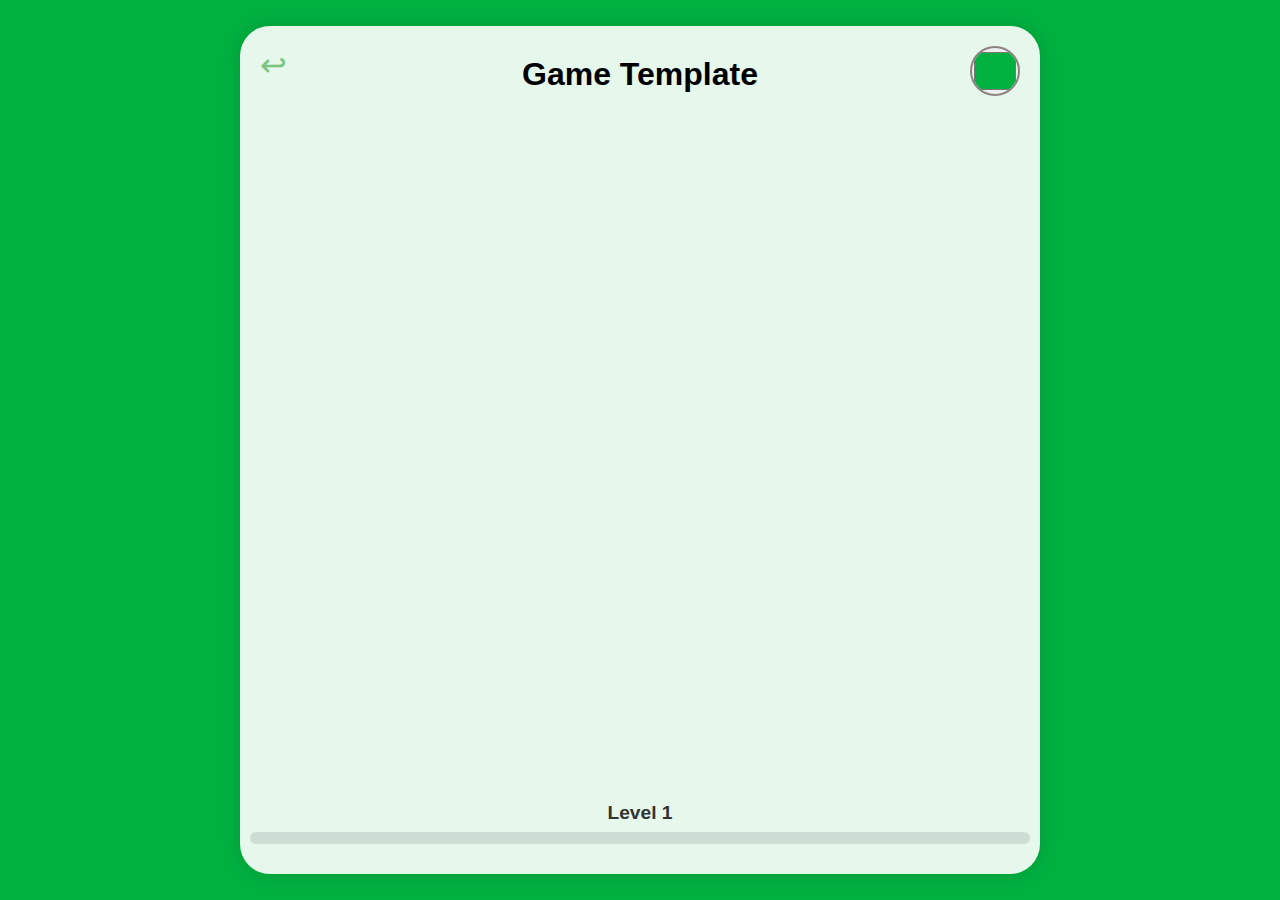
<file: template/template.html>
<!DOCTYPE html>
<html lang="nl">
<head>
  <meta charset="UTF-8" />
  <meta name="viewport" content="width=device-width, initial-scale=1.0" />
  <title>Game Template</title>

  <!-- Favicons (same as index.html) -->
  <link rel="apple-touch-icon" sizes="180x180" href="../icons/apple-touch-icon.png" />
  <link rel="icon" type="image/png" sizes="32x32" href="../icons/icon-32.png" />
  <link rel="icon" type="image/png" sizes="192x192" href="../icons/icon-192.png" />
  <link rel="icon" type="image/png" sizes="512x512" href="../icons/icon-512.png" />

  <!-- Manifest for Android/iOS shortcuts -->
  <link rel="manifest" href="../manifest.json" />
  <meta name="theme-color" content="#00B140" />

  <!-- Stylesheet -->
  <link rel="stylesheet" href="template.css">
</head>
<body>
  <div id="container">
    <!-- Back arrow -->
    <a id="backArrow" href="../index.html">↩︎</a>

    <!-- Color picker -->
    <input type="color" id="bgColorPicker" value="#00B140">

    <!-- Title (auto-filled from <title>) -->
    <h1 id="gameTitle">Game Template</h1>

    <!-- Game content placeholder -->
    <div id="gameContent">
      <!-- Games will insert their content here -->
    </div>

    <!-- Level display -->
    <div id="levelDisplay">Level 1</div>

    <!-- Progress bar -->
    <div id="progressContainer">
      <div id="progressBar"></div>
    </div>
  </div>

  <!-- Shared template JS -->
  <script src="template.js"></script>
</body>
</html>
</file>
<file: template/template.css>
* {
  box-sizing: border-box;
}

html, body {
  margin: 0;
  padding: 0;
  height: 100%;
  background: #00B140;
  font-family: 'Segoe UI', sans-serif;
}

body {
  display: flex;
  justify-content: center;
  align-items: center;
  padding: 2vw;
}

/* Container */
#container {
  position: relative;
  display: flex;
  flex-direction: column;
  align-items: center;
  background: rgba(255, 255, 255, 0.9); /* semi-transparent */
  border-radius: 30px;
  padding: 20px;
  width: 100%;
  height: 100%;
  aspect-ratio: 3 / 4;
  max-width: 800px;
  max-height: 95vh;
  box-shadow: 0 0 20px rgba(0,0,0,0.15);
  overflow: hidden;
  gap: 1rem;
}

/* Optional background overlay */
#container::before {
  content: "";
  position: absolute;
  top: 0; left: 0;
  width: 100%;
  height: 100%;
  background-size: cover;
  background-position: center;
  opacity: 0.2;
  z-index: 0;
}

#container > * {
  position: relative;
  z-index: 1;
}

h1 {
  margin: 10px 0;
  font-size: clamp(1.5rem, 4vw, 2em);
  text-align: center;
}

/* Back arrow */
#backArrow {
  position: absolute;
  top: 20px;
  left: 20px;
  font-size: 2rem;
  text-decoration: none;
  color: #4caf50;
  opacity: 0.7;
  transition: opacity 0.2s, transform 0.2s;
  z-index: 20;
}

#backArrow:hover {
  opacity: 1;
  transform: translateY(-2px);
}

/* Color picker (round) */
#bgColorPicker {
  position: absolute;
  top: 20px;
  right: 20px;
  width: 50px;
  height: 50px;
  border: 2px solid #8e8383;
  border-radius: 50%;
  cursor: pointer;
  padding: 0;
  z-index: 20;
}

/* Progress bar */
#progressContainer {
  position: absolute;
  bottom: 30px; /* slightly above bottom for visibility on mobile */
  left: 10px;
  right: 10px;
  height: 12px;
  background: rgba(0,0,0,0.1);
  border-radius: 6px;
  overflow: hidden;
}

#levelDisplay {
  position: absolute;
  bottom: 50px;   /* places it just above the progress bar */
  left: 50%;
  transform: translateX(-50%);
  font-size: 1.2rem;
  font-weight: bold;
  color: #333;
  text-align: center;
  z-index: 10;
}

#progressBar {
  width: 0%;
  height: 100%;
  background: linear-gradient(90deg, #4caf50, #AEFF00);
  border-radius: 6px 0 0 6px;
  transition: width 0.3s ease;
  box-shadow: 0 1px 3px rgba(0,0,0,0.2);
}
</file>
